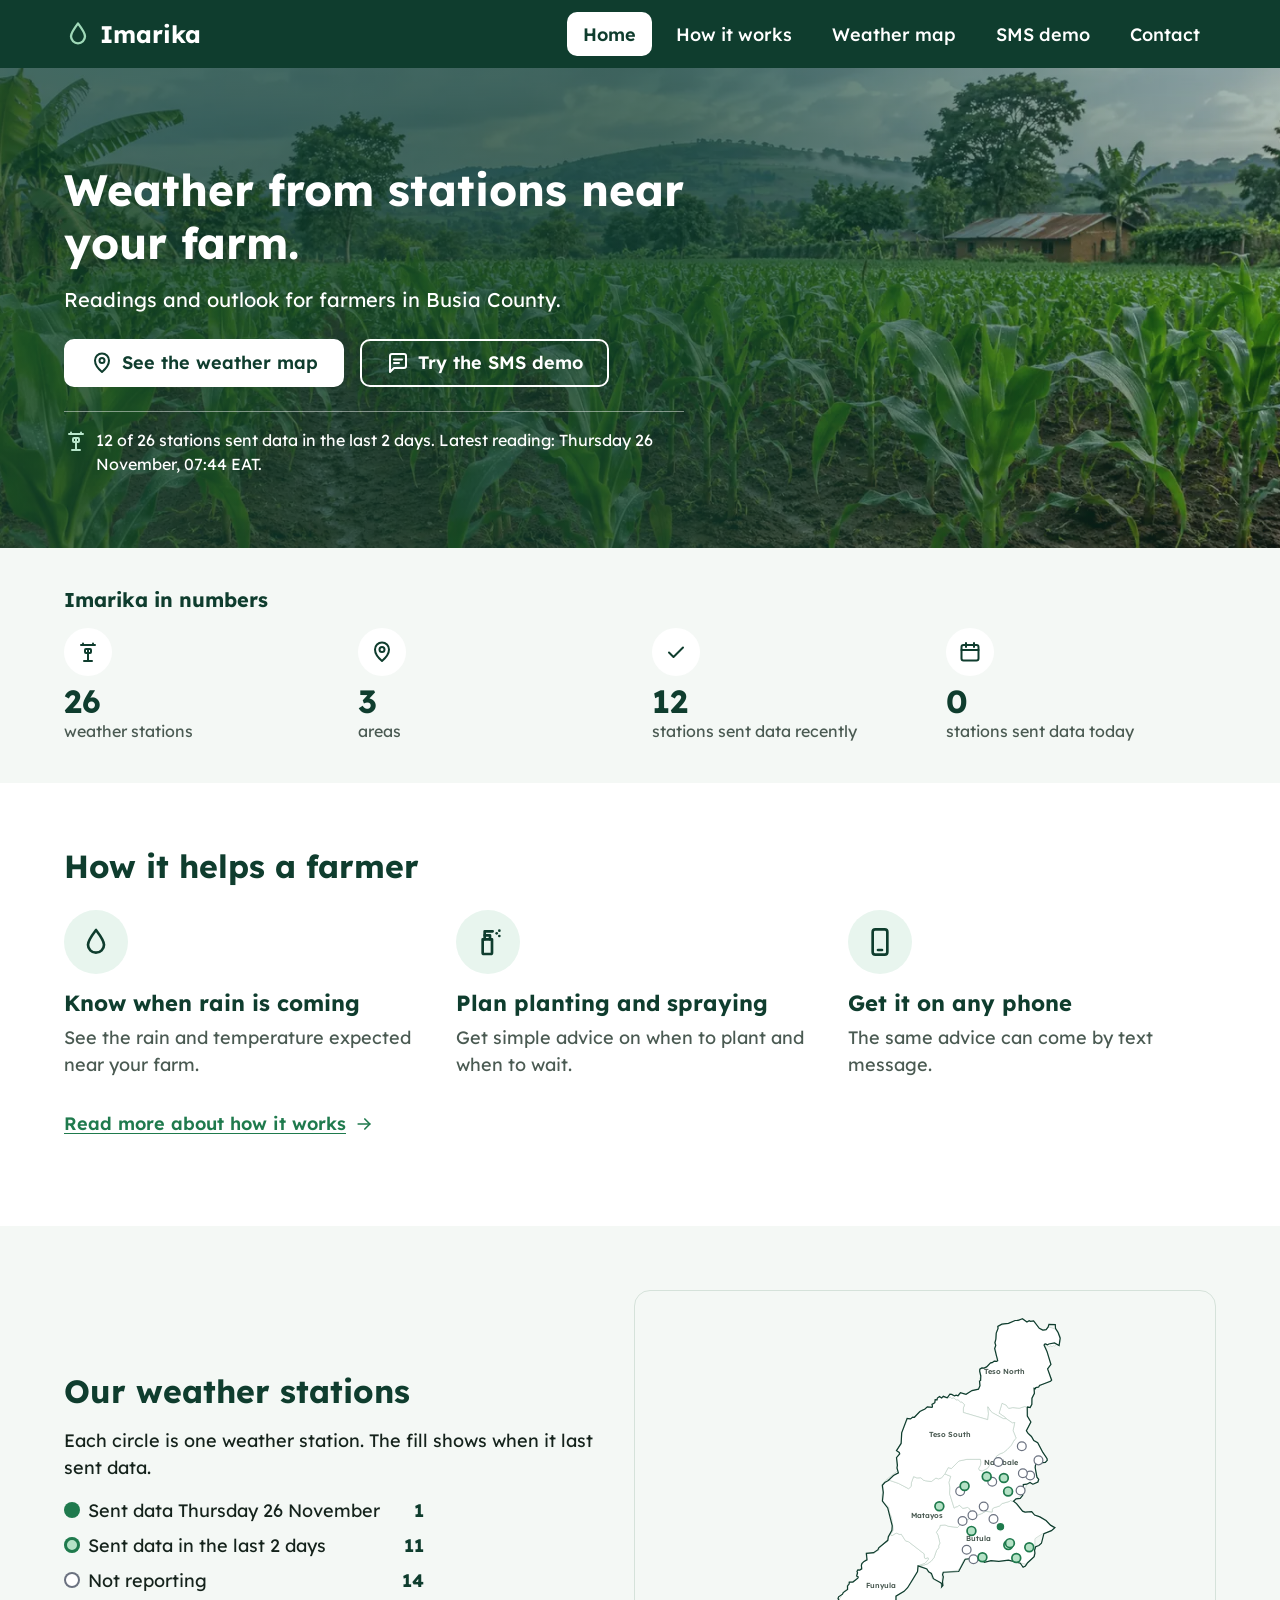
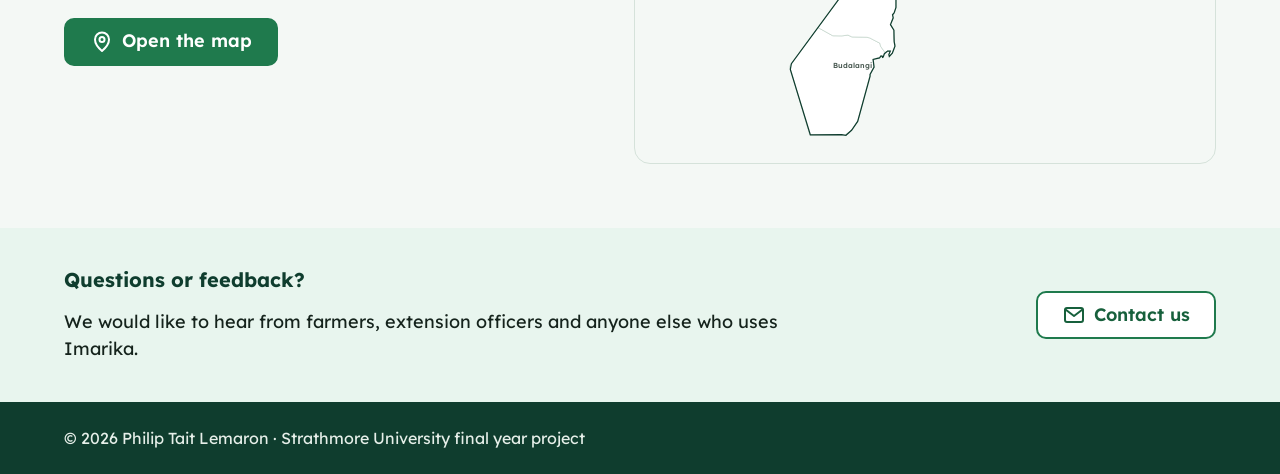
<file: web/index.html>
<!doctype html>
<html lang="en">
<head>
<meta charset="utf-8">
<meta name="viewport" content="width=device-width, initial-scale=1">
<title>Imarika: weather forecasts for farmers in Busia County</title>
<meta name="description" content="Weather forecasts for farmers in Busia County, from weather stations in your own area.">
<meta name="theme-color" content="#0f3d2e">
<link rel="manifest" href="manifest.webmanifest">
<link rel="icon" href="icons/icon-192.png" type="image/png">
<link rel="apple-touch-icon" href="icons/icon-192.png">
<link rel="preload" href="fonts/lexend-latin-400-normal.woff2" as="font" type="font/woff2" crossorigin>
<link rel="preload" href="img/about-field.webp" as="image" type="image/webp" fetchpriority="high">
<link rel="stylesheet" href="css/styles.css">
</head>
<body data-page="home">
<!-- Generated by scripts/build_pages.py from site_src/. Edit those files, then run the script. -->
<a class="skip-link" href="#main">Skip to main content</a>
<header class="site-header">
  <div class="wrap header-inner">
    <a class="brand" href="index.html" aria-label="Imarika home page"><svg class="icon" aria-hidden="true" focusable="false"><use href="img/icons.svg#drop"></use></svg><span>Imarika</span></a>
    <nav class="top-nav" aria-label="Main menu">
      <ul>
    <li><a href="index.html" aria-current="page">Home</a></li>
    <li><a href="how-it-works.html">How it works</a></li>
    <li><a href="map.html">Weather map</a></li>
    <li><a href="sms.html">SMS demo</a></li>
    <li><a href="contact.html">Contact</a></li>
      </ul>
    </nav>
  </div>
</header>
<main id="main" tabindex="-1">
<p class="offline-note wrap" id="offline-note" role="status" hidden></p>
<!-- Full-bleed hero: the maize field is a decorative CSS background (no alt, no text in the image). -->
<section class="band page-top hero-banner hero-home" aria-labelledby="hero-title">
  <div class="wrap">
    <div class="hero-copy">
      <h1 id="hero-title">Weather from stations near your farm.</h1>
      <p class="lead">Readings and outlook for farmers in Busia County.</p>
      <div class="actions">
        <a class="btn btn-primary" href="map.html"><svg class="icon" aria-hidden="true" focusable="false"><use href="img/icons.svg#pin"></use></svg><span>See the weather map</span></a>
        <a class="btn btn-secondary" href="sms.html"><svg class="icon" aria-hidden="true" focusable="false"><use href="img/icons.svg#message"></use></svg><span>Try the SMS demo</span></a>
      </div>
      <p class="summary-line" id="hero-week" hidden><svg class="icon" aria-hidden="true" focusable="false"><use href="img/icons.svg#station"></use></svg><span id="hero-week-text"></span></p>
    </div>
  </div>
</section>

<section class="band band-tight band-alt" aria-labelledby="numbers-title">
  <div class="wrap">
    <h2 id="numbers-title" class="h-small">Imarika in numbers</h2>
    <ul class="numbers" id="numbers">
      <li><span class="icon-circle"><svg class="icon" aria-hidden="true" focusable="false"><use href="img/icons.svg#station"></use></svg></span><span><strong data-count="stations">&nbsp;</strong><span>weather stations</span></span></li>
      <li><span class="icon-circle"><svg class="icon" aria-hidden="true" focusable="false"><use href="img/icons.svg#pin"></use></svg></span><span><strong data-count="areas">&nbsp;</strong><span>areas</span></span></li>
      <li><span class="icon-circle"><svg class="icon" aria-hidden="true" focusable="false"><use href="img/icons.svg#check"></use></svg></span><span><strong data-count="recent">&nbsp;</strong><span>stations sent data recently</span></span></li>
      <li><span class="icon-circle"><svg class="icon" aria-hidden="true" focusable="false"><use href="img/icons.svg#calendar"></use></svg></span><span><strong data-count="today">&nbsp;</strong><span>stations sent data today</span></span></li>
    </ul>
  </div>
</section>

<section class="band" aria-labelledby="helps-title">
  <div class="wrap">
    <h2 id="helps-title">How it helps a farmer</h2>
    <ul class="helps">
      <li><span class="icon-circle"><svg class="icon" aria-hidden="true" focusable="false"><use href="img/icons.svg#drop"></use></svg></span><h3>Know when rain is coming</h3><p>See the rain and temperature expected near your farm.</p></li>
      <li><span class="icon-circle"><svg class="icon" aria-hidden="true" focusable="false"><use href="img/icons.svg#spray"></use></svg></span><h3>Plan planting and spraying</h3><p>Get simple advice on when to plant and when to wait.</p></li>
      <li><span class="icon-circle"><svg class="icon" aria-hidden="true" focusable="false"><use href="img/icons.svg#phone"></use></svg></span><h3>Get it on any phone</h3><p>The same advice can come by text message.</p></li>
    </ul>
    <p><a class="text-link" href="how-it-works.html">Read more about how it works<svg class="icon" aria-hidden="true" focusable="false"><use href="img/icons.svg#arrow"></use></svg></a></p>
  </div>
</section>

<section class="band band-alt" aria-labelledby="stations-title">
  <div class="wrap stations-grid">
    <div>
      <h2 id="stations-title">Our weather stations</h2>
      <p>Each circle is one weather station. The fill shows when it last sent data.</p>
      <ul class="status-counts" id="status-counts"></ul>
      <p><a class="btn btn-primary" href="map.html"><svg class="icon" aria-hidden="true" focusable="false"><use href="img/icons.svg#pin"></use></svg><span>Open the map</span></a></p>
    </div>
    <figure class="mini-map" id="mini-map" aria-label="Map of Busia County with its weather stations"></figure>
  </div>
</section>

<section class="band band-mint band-tight" aria-labelledby="contact-title">
  <div class="wrap closing">
    <div>
      <h2 id="contact-title" class="h-small">Questions or feedback?</h2>
      <p>We would like to hear from farmers, extension officers and anyone else who uses Imarika.</p>
    </div>
    <a class="btn btn-secondary" href="contact.html"><svg class="icon" aria-hidden="true" focusable="false"><use href="img/icons.svg#mail"></use></svg><span>Contact us</span></a>
  </div>
</section>
</main>
<footer class="site-footer">
  <div class="wrap">
    <p class="footer-line">© 2026 Philip Tait Lemaron · Strathmore University final year project</p>
  </div>
</footer>
<nav class="bottom-nav" aria-label="Main menu">
  <ul>
    <li><a href="index.html" aria-current="page"><svg class="icon" aria-hidden="true" focusable="false"><use href="img/icons.svg#home"></use></svg><span>Home</span></a></li>
    <li><a href="how-it-works.html"><svg class="icon" aria-hidden="true" focusable="false"><use href="img/icons.svg#info"></use></svg><span>How it works</span></a></li>
    <li><a href="map.html"><svg class="icon" aria-hidden="true" focusable="false"><use href="img/icons.svg#pin"></use></svg><span>Weather map</span></a></li>
    <li><a href="sms.html"><svg class="icon" aria-hidden="true" focusable="false"><use href="img/icons.svg#message"></use></svg><span>SMS demo</span></a></li>
    <li><a href="contact.html"><svg class="icon" aria-hidden="true" focusable="false"><use href="img/icons.svg#mail"></use></svg><span>Contact</span></a></li>
  </ul>
</nav>
<script src="js/common.js"></script>
<script src="js/map-logic.js"></script>
<script src="js/home.js"></script>
</body>
</html>
</file>
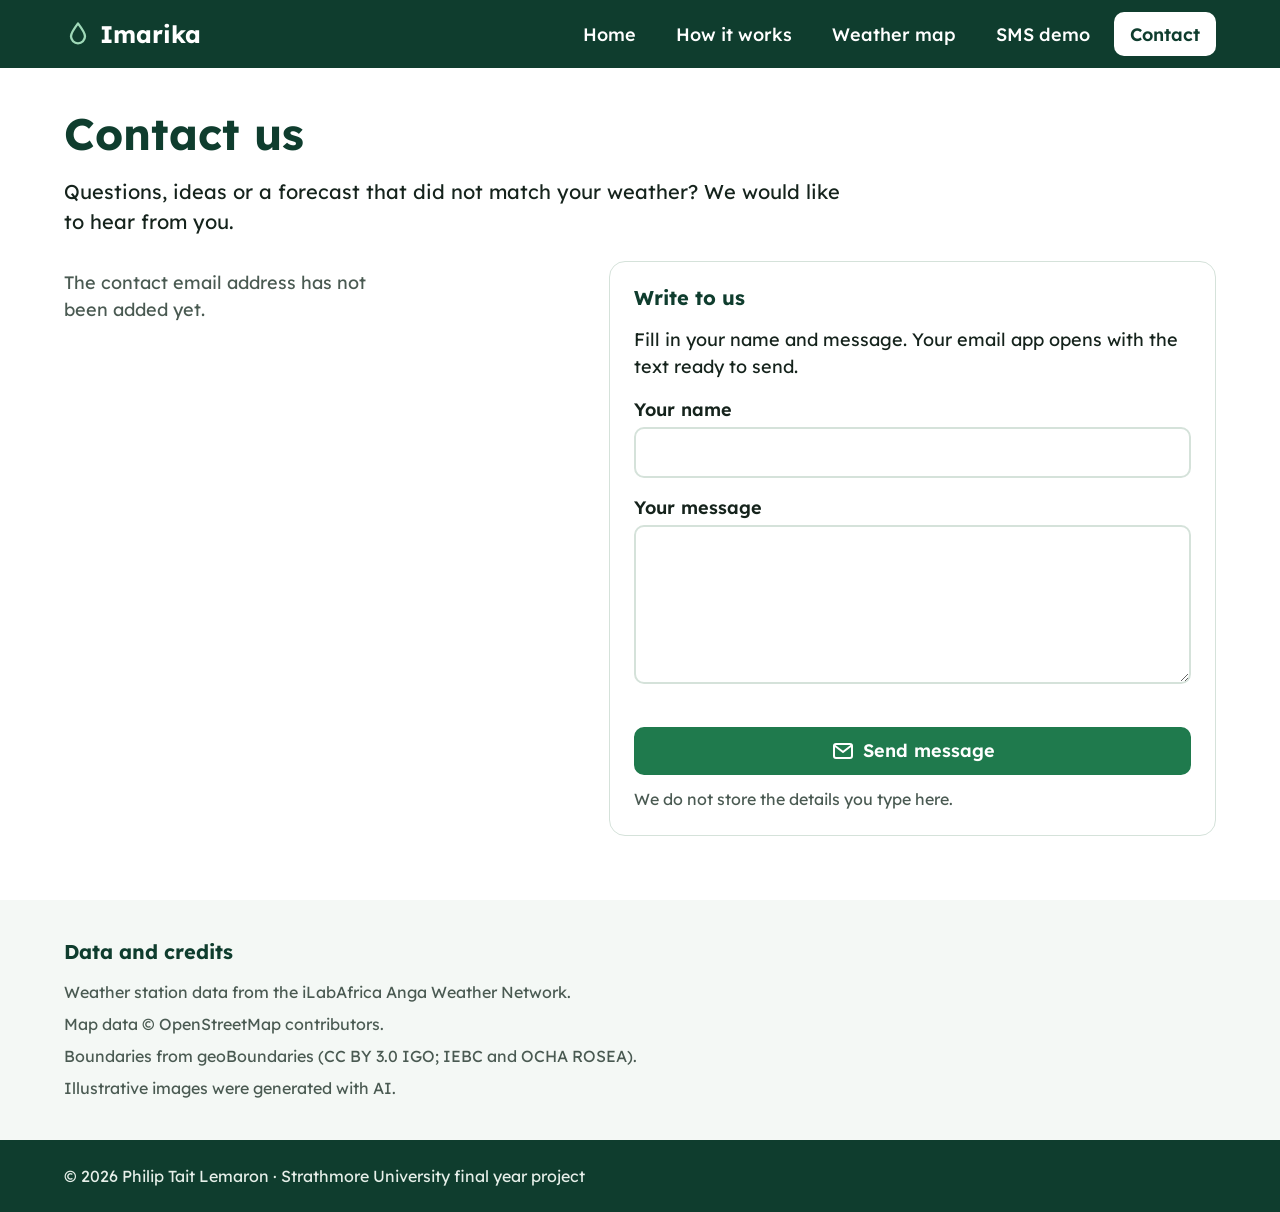
<file: web/contact.html>
<!doctype html>
<html lang="en">
<head>
<meta charset="utf-8">
<meta name="viewport" content="width=device-width, initial-scale=1">
<title>Contact: Imarika</title>
<meta name="description" content="Weather forecasts for farmers in Busia County, from weather stations in your own area.">
<meta name="theme-color" content="#0f3d2e">
<link rel="manifest" href="manifest.webmanifest">
<link rel="icon" href="icons/icon-192.png" type="image/png">
<link rel="apple-touch-icon" href="icons/icon-192.png">
<link rel="preload" href="fonts/lexend-latin-400-normal.woff2" as="font" type="font/woff2" crossorigin>
<link rel="stylesheet" href="css/styles.css">
</head>
<body data-page="contact">
<!-- Generated by scripts/build_pages.py from site_src/. Edit those files, then run the script. -->
<a class="skip-link" href="#main">Skip to main content</a>
<header class="site-header">
  <div class="wrap header-inner">
    <a class="brand" href="index.html" aria-label="Imarika home page"><svg class="icon" aria-hidden="true" focusable="false"><use href="img/icons.svg#drop"></use></svg><span>Imarika</span></a>
    <nav class="top-nav" aria-label="Main menu">
      <ul>
    <li><a href="index.html">Home</a></li>
    <li><a href="how-it-works.html">How it works</a></li>
    <li><a href="map.html">Weather map</a></li>
    <li><a href="sms.html">SMS demo</a></li>
    <li><a href="contact.html" aria-current="page">Contact</a></li>
      </ul>
    </nav>
  </div>
</header>
<main id="main" tabindex="-1">
<p class="offline-note wrap" id="offline-note" role="status" hidden></p>
<section class="band page-top" aria-labelledby="page-title">
  <div class="wrap">
    <h1 id="page-title">Contact us</h1>
    <p class="lead">Questions, ideas or a forecast that did not match your weather? We would like to hear from you.</p>
    <div class="contact-grid">
      <div>
        <div class="contact-actions">
          <a class="btn btn-secondary" id="email-button" href="#" hidden><svg class="icon" aria-hidden="true" focusable="false"><use href="img/icons.svg#mail"></use></svg><span>Send an email</span></a>
          <a class="btn btn-secondary" id="report-button" href="#" hidden><svg class="icon" aria-hidden="true" focusable="false"><use href="img/icons.svg#warning"></use></svg><span>Report a wrong forecast</span></a>
          <p class="muted" id="no-email" hidden>The contact email address has not been added yet.</p>
        </div>
        <ul class="contact-details" id="contact-details"></ul>
      </div>
      <div class="card">
        <h2 id="form-title" class="h-small">Write to us</h2>
        <p>Fill in your name and message. Your email app opens with the text ready to send.</p>
        <form class="contact-form" id="contact-form" novalidate>
          <label class="field-label" for="c-name">Your name</label>
          <input class="field" id="c-name" name="name" type="text" autocomplete="name">
          <label class="field-label" for="c-message">Your message</label>
          <textarea class="field" id="c-message" name="message" rows="5" aria-describedby="c-error"></textarea>
          <p class="field-error" id="c-error" role="alert"></p>
          <button class="btn btn-primary" type="submit" id="c-send"><svg class="icon" aria-hidden="true" focusable="false"><use href="img/icons.svg#mail"></use></svg><span>Send message</span></button>
        </form>
        <p class="helper">We do not store the details you type here.</p>
      </div>
    </div>
  </div>
</section>
<section class="band band-alt band-tight" aria-labelledby="credits-title">
  <div class="wrap credits">
    <h2 id="credits-title" class="h-small">Data and credits</h2>
    <ul class="credits-list">
      <li>Weather station data from the iLabAfrica Anga Weather Network.</li>
      <li>Map data © OpenStreetMap contributors.</li>
      <li>Boundaries from geoBoundaries (CC BY 3.0 IGO; IEBC and OCHA ROSEA).</li>
      <li>Illustrative images were generated with AI.</li>
    </ul>
  </div>
</section>
</main>
<footer class="site-footer">
  <div class="wrap">
    <p class="footer-line">© 2026 Philip Tait Lemaron · Strathmore University final year project</p>
  </div>
</footer>
<nav class="bottom-nav" aria-label="Main menu">
  <ul>
    <li><a href="index.html"><svg class="icon" aria-hidden="true" focusable="false"><use href="img/icons.svg#home"></use></svg><span>Home</span></a></li>
    <li><a href="how-it-works.html"><svg class="icon" aria-hidden="true" focusable="false"><use href="img/icons.svg#info"></use></svg><span>How it works</span></a></li>
    <li><a href="map.html"><svg class="icon" aria-hidden="true" focusable="false"><use href="img/icons.svg#pin"></use></svg><span>Weather map</span></a></li>
    <li><a href="sms.html"><svg class="icon" aria-hidden="true" focusable="false"><use href="img/icons.svg#message"></use></svg><span>SMS demo</span></a></li>
    <li><a href="contact.html" aria-current="page"><svg class="icon" aria-hidden="true" focusable="false"><use href="img/icons.svg#mail"></use></svg><span>Contact</span></a></li>
  </ul>
</nav>
<script src="js/common.js"></script>
<script src="js/contact.js"></script>
</body>
</html>
</file>
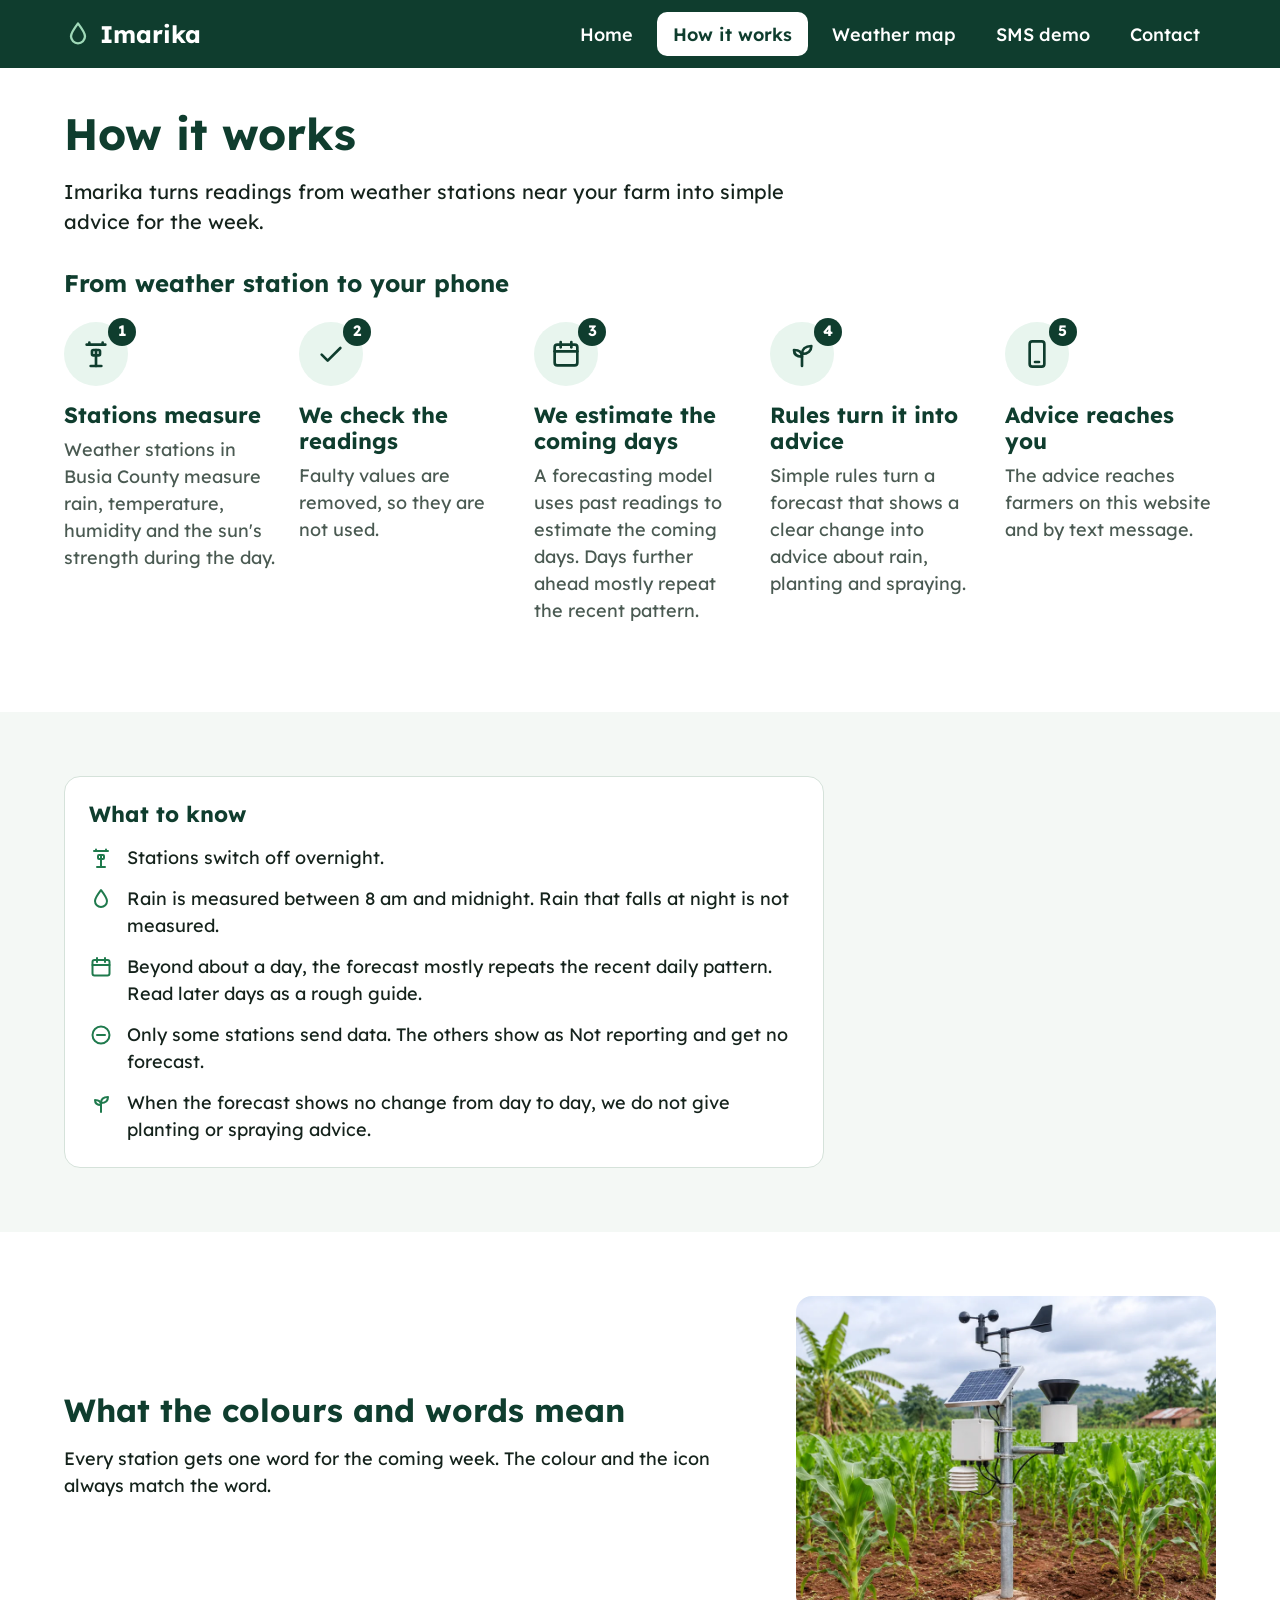
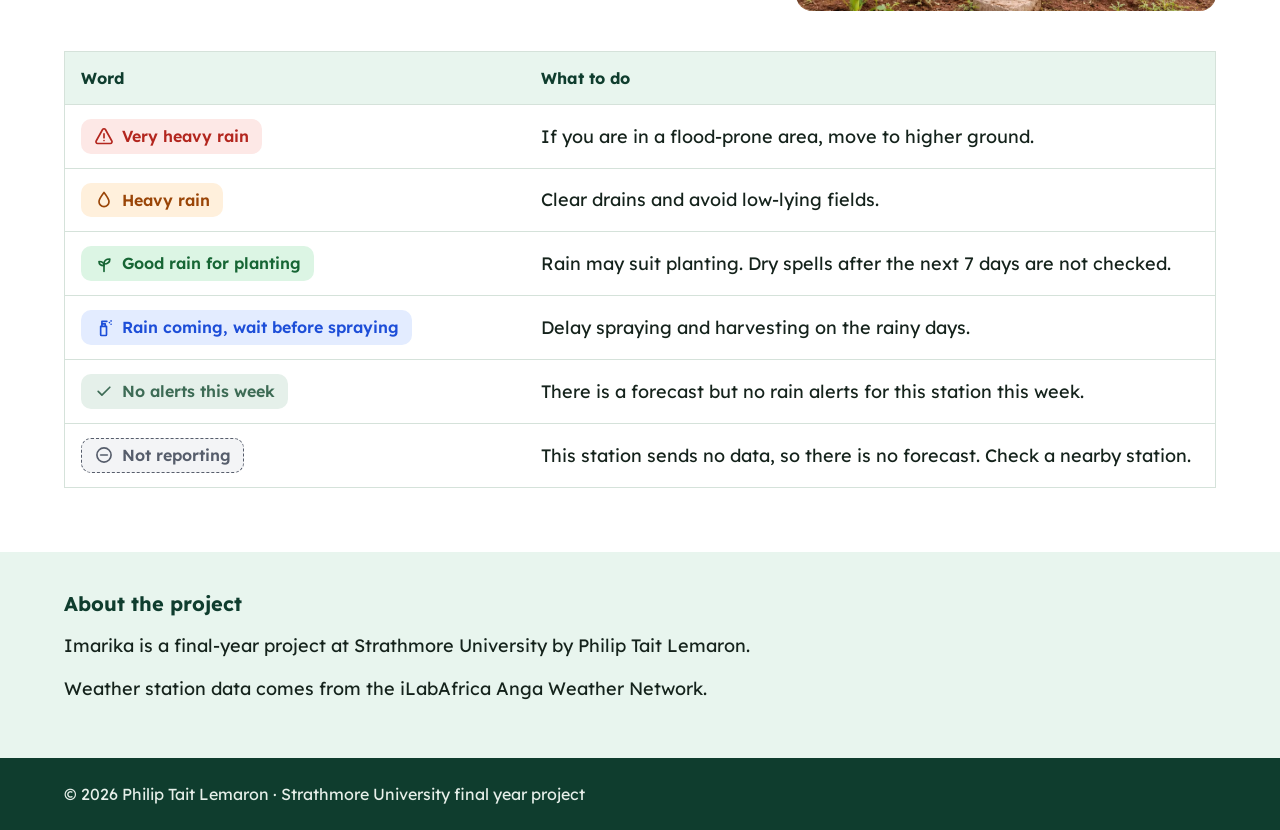
<file: web/how-it-works.html>
<!doctype html>
<html lang="en">
<head>
<meta charset="utf-8">
<meta name="viewport" content="width=device-width, initial-scale=1">
<title>How it works: Imarika</title>
<meta name="description" content="Weather forecasts for farmers in Busia County, from weather stations in your own area.">
<meta name="theme-color" content="#0f3d2e">
<link rel="manifest" href="manifest.webmanifest">
<link rel="icon" href="icons/icon-192.png" type="image/png">
<link rel="apple-touch-icon" href="icons/icon-192.png">
<link rel="preload" href="fonts/lexend-latin-400-normal.woff2" as="font" type="font/woff2" crossorigin>
<link rel="stylesheet" href="css/styles.css">
</head>
<body data-page="how">
<!-- Generated by scripts/build_pages.py from site_src/. Edit those files, then run the script. -->
<a class="skip-link" href="#main">Skip to main content</a>
<header class="site-header">
  <div class="wrap header-inner">
    <a class="brand" href="index.html" aria-label="Imarika home page"><svg class="icon" aria-hidden="true" focusable="false"><use href="img/icons.svg#drop"></use></svg><span>Imarika</span></a>
    <nav class="top-nav" aria-label="Main menu">
      <ul>
    <li><a href="index.html">Home</a></li>
    <li><a href="how-it-works.html" aria-current="page">How it works</a></li>
    <li><a href="map.html">Weather map</a></li>
    <li><a href="sms.html">SMS demo</a></li>
    <li><a href="contact.html">Contact</a></li>
      </ul>
    </nav>
  </div>
</header>
<main id="main" tabindex="-1">
<p class="offline-note wrap" id="offline-note" role="status" hidden></p>
<section class="band page-top" aria-labelledby="page-title">
  <div class="wrap">
    <h1 id="page-title">How it works</h1>
    <p class="lead">Imarika turns readings from weather stations near your farm into simple advice for the week.</p>
    <h2 class="sub-title">From weather station to your phone</h2>
    <ol class="steps">
      <li><span class="step-badge" aria-hidden="true">1</span><span class="icon-circle"><svg class="icon" aria-hidden="true" focusable="false"><use href="img/icons.svg#station"></use></svg></span><h3>Stations measure</h3><p>Weather stations in Busia County measure rain, temperature, humidity and the sun&#x27;s strength during the day.</p></li>
      <li><span class="step-badge" aria-hidden="true">2</span><span class="icon-circle"><svg class="icon" aria-hidden="true" focusable="false"><use href="img/icons.svg#check"></use></svg></span><h3>We check the readings</h3><p>Faulty values are removed, so they are not used.</p></li>
      <li><span class="step-badge" aria-hidden="true">3</span><span class="icon-circle"><svg class="icon" aria-hidden="true" focusable="false"><use href="img/icons.svg#calendar"></use></svg></span><h3>We estimate the coming days</h3><p>A forecasting model uses past readings to estimate the coming days. Days further ahead mostly repeat the recent pattern.</p></li>
      <li><span class="step-badge" aria-hidden="true">4</span><span class="icon-circle"><svg class="icon" aria-hidden="true" focusable="false"><use href="img/icons.svg#sprout"></use></svg></span><h3>Rules turn it into advice</h3><p>Simple rules turn a forecast that shows a clear change into advice about rain, planting and spraying.</p></li>
      <li><span class="step-badge" aria-hidden="true">5</span><span class="icon-circle"><svg class="icon" aria-hidden="true" focusable="false"><use href="img/icons.svg#phone"></use></svg></span><h3>Advice reaches you</h3><p>The advice reaches farmers on this website and by text message.</p></li>
    </ol>
  </div>
</section>

<section class="band band-alt" aria-labelledby="know-title">
  <div class="wrap">
    <div class="know card">
      <h2 id="know-title">What to know</h2>
      <ul class="check-list">
        <li><svg class="icon" aria-hidden="true" focusable="false"><use href="img/icons.svg#station"></use></svg><span>Stations switch off overnight.</span></li>
        <li><svg class="icon" aria-hidden="true" focusable="false"><use href="img/icons.svg#drop"></use></svg><span>Rain is measured between 8 am and midnight. Rain that falls at night is not measured.</span></li>
        <li><svg class="icon" aria-hidden="true" focusable="false"><use href="img/icons.svg#calendar"></use></svg><span>Beyond about a day, the forecast mostly repeats the recent daily pattern. Read later days as a rough guide.</span></li>
        <li><svg class="icon" aria-hidden="true" focusable="false"><use href="img/icons.svg#offline"></use></svg><span>Only some stations send data. The others show as Not reporting and get no forecast.</span></li>
        <li><svg class="icon" aria-hidden="true" focusable="false"><use href="img/icons.svg#sprout"></use></svg><span>When the forecast shows no change from day to day, we do not give planting or spraying advice.</span></li>
      </ul>
    </div>
  </div>
</section>

<section class="band" aria-labelledby="words-title">
  <div class="wrap">
    <div class="media-intro">
      <div>
        <h2 id="words-title">What the colours and words mean</h2>
        <p>Every station gets one word for the coming week. The colour and the icon always match the word.</p>
      </div>
      <img src="img/station.webp" width="960" height="720" loading="lazy" alt="Illustration of a weather station standing in a maize field">
    </div>
    <table class="status-table">
      <thead><tr><th scope="col">Word</th><th scope="col">What to do</th></tr></thead>
      <tbody>
        <tr><th scope="row"><span class="badge st-warning"><svg class="icon" aria-hidden="true" focusable="false"><use href="img/icons.svg#warning"></use></svg><span>Very heavy rain</span></span></th><td>If you are in a flood-prone area, move to higher ground.</td></tr>
        <tr><th scope="row"><span class="badge st-watch"><svg class="icon" aria-hidden="true" focusable="false"><use href="img/icons.svg#drop"></use></svg><span>Heavy rain</span></span></th><td>Clear drains and avoid low-lying fields.</td></tr>
        <tr><th scope="row"><span class="badge st-planting"><svg class="icon" aria-hidden="true" focusable="false"><use href="img/icons.svg#sprout"></use></svg><span>Good rain for planting</span></span></th><td>Rain may suit planting. Dry spells after the next 7 days are not checked.</td></tr>
        <tr><th scope="row"><span class="badge st-delay"><svg class="icon" aria-hidden="true" focusable="false"><use href="img/icons.svg#spray"></use></svg><span>Rain coming, wait before spraying</span></span></th><td>Delay spraying and harvesting on the rainy days.</td></tr>
        <tr><th scope="row"><span class="badge st-none"><svg class="icon" aria-hidden="true" focusable="false"><use href="img/icons.svg#check"></use></svg><span>No alerts this week</span></span></th><td>There is a forecast but no rain alerts for this station this week.</td></tr>
        <tr><th scope="row"><span class="badge st-offline"><svg class="icon" aria-hidden="true" focusable="false"><use href="img/icons.svg#offline"></use></svg><span>Not reporting</span></span></th><td>This station sends no data, so there is no forecast. Check a nearby station.</td></tr>
      </tbody>
    </table>
  </div>
</section>

<section class="band band-mint band-tight" aria-labelledby="about-title">
  <div class="wrap">
    <h2 id="about-title" class="h-small">About the project</h2>
    <p>Imarika is a final-year project at Strathmore University by Philip Tait Lemaron.</p>
    <p>Weather station data comes from the iLabAfrica Anga Weather Network.</p>
  </div>
</section>
</main>
<footer class="site-footer">
  <div class="wrap">
    <p class="footer-line">© 2026 Philip Tait Lemaron · Strathmore University final year project</p>
  </div>
</footer>
<nav class="bottom-nav" aria-label="Main menu">
  <ul>
    <li><a href="index.html"><svg class="icon" aria-hidden="true" focusable="false"><use href="img/icons.svg#home"></use></svg><span>Home</span></a></li>
    <li><a href="how-it-works.html" aria-current="page"><svg class="icon" aria-hidden="true" focusable="false"><use href="img/icons.svg#info"></use></svg><span>How it works</span></a></li>
    <li><a href="map.html"><svg class="icon" aria-hidden="true" focusable="false"><use href="img/icons.svg#pin"></use></svg><span>Weather map</span></a></li>
    <li><a href="sms.html"><svg class="icon" aria-hidden="true" focusable="false"><use href="img/icons.svg#message"></use></svg><span>SMS demo</span></a></li>
    <li><a href="contact.html"><svg class="icon" aria-hidden="true" focusable="false"><use href="img/icons.svg#mail"></use></svg><span>Contact</span></a></li>
  </ul>
</nav>
<script src="js/common.js"></script>
</body>
</html>
</file>
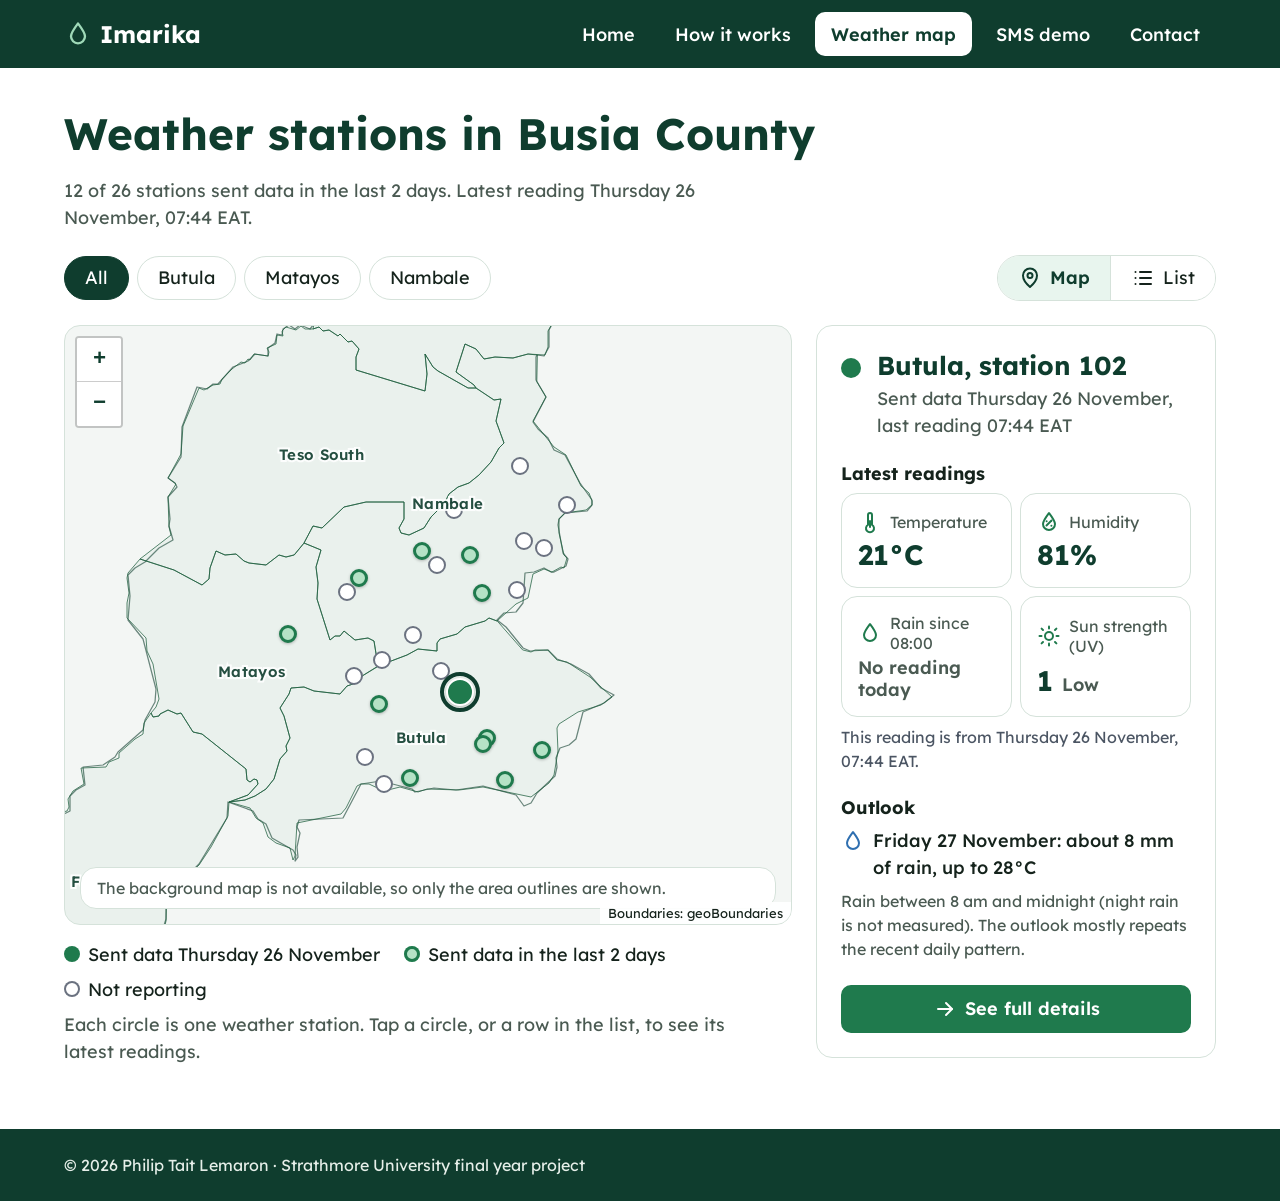
<file: web/map.html>
<!doctype html>
<html lang="en">
<head>
<meta charset="utf-8">
<meta name="viewport" content="width=device-width, initial-scale=1">
<title>Weather map: Imarika</title>
<meta name="description" content="Weather forecasts for farmers in Busia County, from weather stations in your own area.">
<meta name="theme-color" content="#0f3d2e">
<link rel="manifest" href="manifest.webmanifest">
<link rel="icon" href="icons/icon-192.png" type="image/png">
<link rel="apple-touch-icon" href="icons/icon-192.png">
<link rel="preload" href="fonts/lexend-latin-400-normal.woff2" as="font" type="font/woff2" crossorigin>
<link rel="stylesheet" href="vendor/leaflet/leaflet.css">
<link rel="stylesheet" href="css/styles.css">
</head>
<body data-page="map">
<!-- Generated by scripts/build_pages.py from site_src/. Edit those files, then run the script. -->
<a class="skip-link" href="#main">Skip to main content</a>
<header class="site-header">
  <div class="wrap header-inner">
    <a class="brand" href="index.html" aria-label="Imarika home page"><svg class="icon" aria-hidden="true" focusable="false"><use href="img/icons.svg#drop"></use></svg><span>Imarika</span></a>
    <nav class="top-nav" aria-label="Main menu">
      <ul>
    <li><a href="index.html">Home</a></li>
    <li><a href="how-it-works.html">How it works</a></li>
    <li><a href="map.html" aria-current="page">Weather map</a></li>
    <li><a href="sms.html">SMS demo</a></li>
    <li><a href="contact.html">Contact</a></li>
      </ul>
    </nav>
  </div>
</header>
<main id="main" tabindex="-1">
<p class="offline-note wrap" id="offline-note" role="status" hidden></p>
<section class="band page-top map-page" aria-labelledby="map-title">
  <div class="wrap">
    <h1 id="map-title">Weather stations in Busia County</h1>
    <p class="status-line" id="map-status"></p>
    <div class="map-controls">
      <div class="chips" id="area-chips" role="group" aria-label="Choose an area"></div>
      <div class="view-switch" role="group" aria-label="Show the stations as a map or a list">
        <button type="button" class="view-btn" data-view="map" aria-pressed="true"><svg class="icon" aria-hidden="true" focusable="false"><use href="img/icons.svg#pin"></use></svg><span>Map</span></button>
        <button type="button" class="view-btn" data-view="list" aria-pressed="false"><svg class="icon" aria-hidden="true" focusable="false"><use href="img/icons.svg#list"></use></svg><span>List</span></button>
      </div>
    </div>
    <div class="map-layout">
      <div class="map-main">
        <div class="map-view" id="map-view">
          <div class="map-box">
            <div id="map" role="region" aria-label="Map of weather stations in Busia County"></div>
            <p class="map-note" id="map-note" hidden></p>
          </div>
          <ul class="legend" id="legend" aria-label="What the circles mean"></ul>
          <p class="map-help">Each circle is one weather station. Tap a circle, or a row in the list, to see its latest readings.</p>
        </div>
        <div class="list-view" id="list-view" hidden>
          <div class="station-list" id="station-list" role="list" aria-label="Weather stations"></div>
        </div>
      </div>
      <aside class="panel" id="panel" aria-labelledby="panel-title" aria-live="polite">
        <p class="muted">Loading the stations.</p>
      </aside>
    </div>
  </div>
</section>
</main>
<footer class="site-footer">
  <div class="wrap">
    <p class="footer-line">© 2026 Philip Tait Lemaron · Strathmore University final year project</p>
  </div>
</footer>
<nav class="bottom-nav" aria-label="Main menu">
  <ul>
    <li><a href="index.html"><svg class="icon" aria-hidden="true" focusable="false"><use href="img/icons.svg#home"></use></svg><span>Home</span></a></li>
    <li><a href="how-it-works.html"><svg class="icon" aria-hidden="true" focusable="false"><use href="img/icons.svg#info"></use></svg><span>How it works</span></a></li>
    <li><a href="map.html" aria-current="page"><svg class="icon" aria-hidden="true" focusable="false"><use href="img/icons.svg#pin"></use></svg><span>Weather map</span></a></li>
    <li><a href="sms.html"><svg class="icon" aria-hidden="true" focusable="false"><use href="img/icons.svg#message"></use></svg><span>SMS demo</span></a></li>
    <li><a href="contact.html"><svg class="icon" aria-hidden="true" focusable="false"><use href="img/icons.svg#mail"></use></svg><span>Contact</span></a></li>
  </ul>
</nav>
<script src="js/common.js"></script>
<script src="vendor/leaflet/leaflet.js"></script>
<script src="js/units.js"></script>
<script src="js/map-logic.js"></script>
<script src="js/map.js"></script>
</body>
</html>
</file>
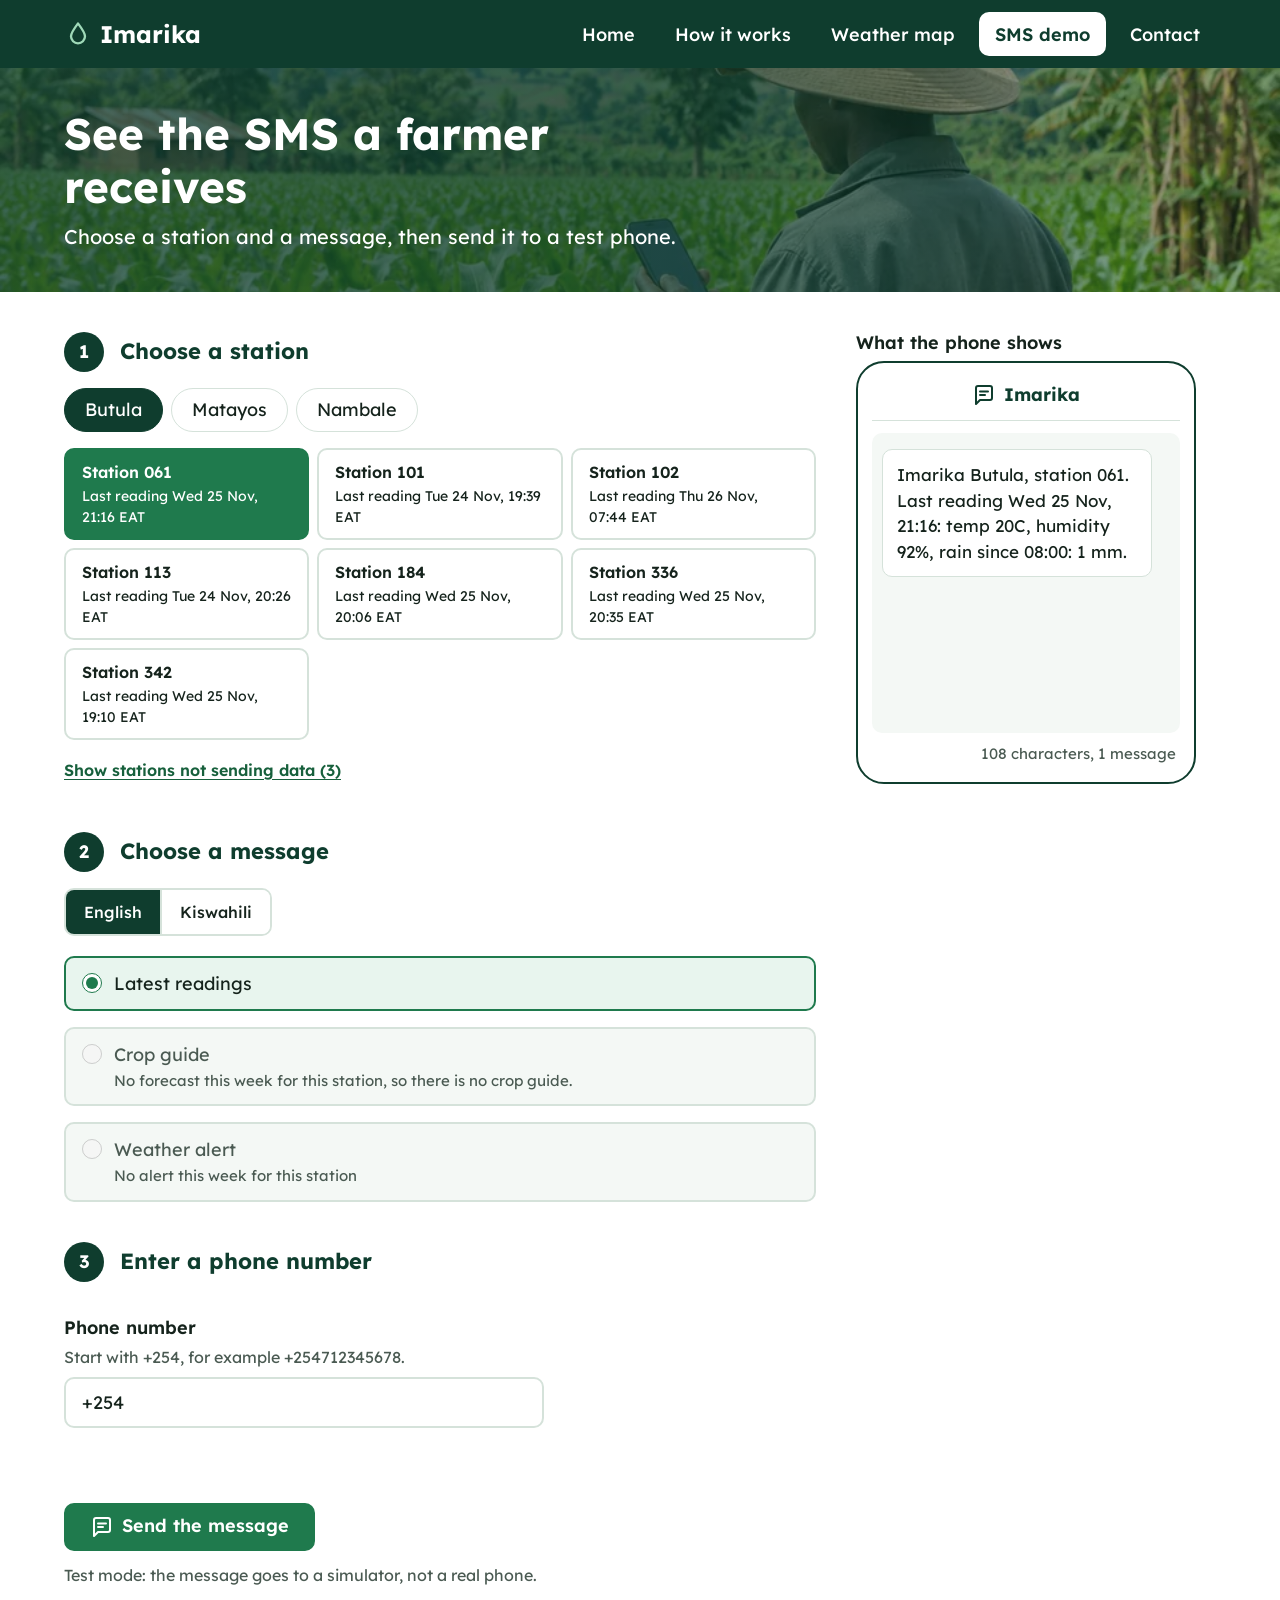
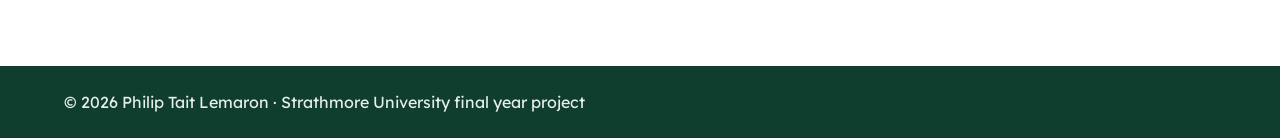
<file: web/sms.html>
<!doctype html>
<html lang="en">
<head>
<meta charset="utf-8">
<meta name="viewport" content="width=device-width, initial-scale=1">
<title>SMS demo: Imarika</title>
<meta name="description" content="Weather forecasts for farmers in Busia County, from weather stations in your own area.">
<meta name="theme-color" content="#0f3d2e">
<link rel="manifest" href="manifest.webmanifest">
<link rel="icon" href="icons/icon-192.png" type="image/png">
<link rel="apple-touch-icon" href="icons/icon-192.png">
<link rel="preload" href="fonts/lexend-latin-400-normal.woff2" as="font" type="font/woff2" crossorigin>
<link rel="preload" href="img/farmer.webp" as="image" type="image/webp">
<link rel="stylesheet" href="css/styles.css">
</head>
<body data-page="sms">
<!-- Generated by scripts/build_pages.py from site_src/. Edit those files, then run the script. -->
<a class="skip-link" href="#main">Skip to main content</a>
<header class="site-header">
  <div class="wrap header-inner">
    <a class="brand" href="index.html" aria-label="Imarika home page"><svg class="icon" aria-hidden="true" focusable="false"><use href="img/icons.svg#drop"></use></svg><span>Imarika</span></a>
    <nav class="top-nav" aria-label="Main menu">
      <ul>
    <li><a href="index.html">Home</a></li>
    <li><a href="how-it-works.html">How it works</a></li>
    <li><a href="map.html">Weather map</a></li>
    <li><a href="sms.html" aria-current="page">SMS demo</a></li>
    <li><a href="contact.html">Contact</a></li>
      </ul>
    </nav>
  </div>
</header>
<main id="main" tabindex="-1">
<p class="offline-note wrap" id="offline-note" role="status" hidden></p>
<!-- Slim banner: the farmer with a phone is a decorative CSS background (no alt, no text in the image). -->
<section class="band page-top hero-banner hero-sms" aria-labelledby="page-title">
  <div class="wrap">
    <div class="hero-copy">
      <h1 id="page-title">See the SMS a farmer receives</h1>
      <p class="lead">Choose a station and a message, then send it to a test phone.</p>
    </div>
  </div>
</section>
<section class="band band-tight sms-band">
  <div class="wrap">
    <div class="sms-layout">
      <form class="sms-form" id="sms-form" novalidate>
        <fieldset>
          <legend><span class="step-num">1</span>Choose a station</legend>
          <div class="chips area-chips" id="sms-areas" role="group" aria-label="Choose an area"></div>
          <div class="station-picker" id="sms-stations" role="group" aria-label="Choose a station"></div>
          <button type="button" class="toggle-link" id="sms-off-toggle" aria-expanded="false" aria-controls="sms-off" hidden></button>
          <div class="station-picker station-picker-off" id="sms-off" hidden></div>
        </fieldset>
        <fieldset>
          <legend><span class="step-num">2</span>Choose a message</legend>
          <div class="choice-list" id="sms-messages"></div>
        </fieldset>
        <fieldset>
          <legend><span class="step-num">3</span>Enter a phone number</legend>
          <label class="field-label" for="sms-phone">Phone number</label>
          <p class="field-hint" id="sms-phone-hint">Start with +254, for example +254712345678.</p>
          <input class="field" id="sms-phone" name="phone" type="tel" inputmode="tel" autocomplete="tel" value="+254"
                 aria-describedby="sms-phone-hint sms-phone-error">
          <p class="field-error" id="sms-phone-error" role="alert"></p>
        </fieldset>
        <button class="btn btn-primary" type="submit" id="sms-send"><svg class="icon" aria-hidden="true" focusable="false"><use href="img/icons.svg#message"></use></svg><span>Send the message</span></button>
        <p class="helper">Test mode: the message goes to a simulator, not a real phone.</p>
        <p class="sms-result" id="sms-result" role="status"></p>
      </form>
      <div class="phone-col">
        <h2 class="label">What the phone shows</h2>
        <div class="phone" aria-live="polite">
          <div class="phone-top"><svg class="icon" aria-hidden="true" focusable="false"><use href="img/icons.svg#message"></use></svg><span>Imarika</span></div>
          <div class="phone-screen"><p class="bubble" id="sms-text"></p></div>
          <p class="phone-count" id="sms-count"></p>
        </div>
      </div>
    </div>
  </div>
</section>
</main>
<footer class="site-footer">
  <div class="wrap">
    <p class="footer-line">© 2026 Philip Tait Lemaron · Strathmore University final year project</p>
  </div>
</footer>
<nav class="bottom-nav" aria-label="Main menu">
  <ul>
    <li><a href="index.html"><svg class="icon" aria-hidden="true" focusable="false"><use href="img/icons.svg#home"></use></svg><span>Home</span></a></li>
    <li><a href="how-it-works.html"><svg class="icon" aria-hidden="true" focusable="false"><use href="img/icons.svg#info"></use></svg><span>How it works</span></a></li>
    <li><a href="map.html"><svg class="icon" aria-hidden="true" focusable="false"><use href="img/icons.svg#pin"></use></svg><span>Weather map</span></a></li>
    <li><a href="sms.html" aria-current="page"><svg class="icon" aria-hidden="true" focusable="false"><use href="img/icons.svg#message"></use></svg><span>SMS demo</span></a></li>
    <li><a href="contact.html"><svg class="icon" aria-hidden="true" focusable="false"><use href="img/icons.svg#mail"></use></svg><span>Contact</span></a></li>
  </ul>
</nav>
<script src="js/common.js"></script>
<script src="js/units.js"></script>
<script src="js/sms-message.js"></script>
<script src="js/sms.js"></script>
</body>
</html>
</file>
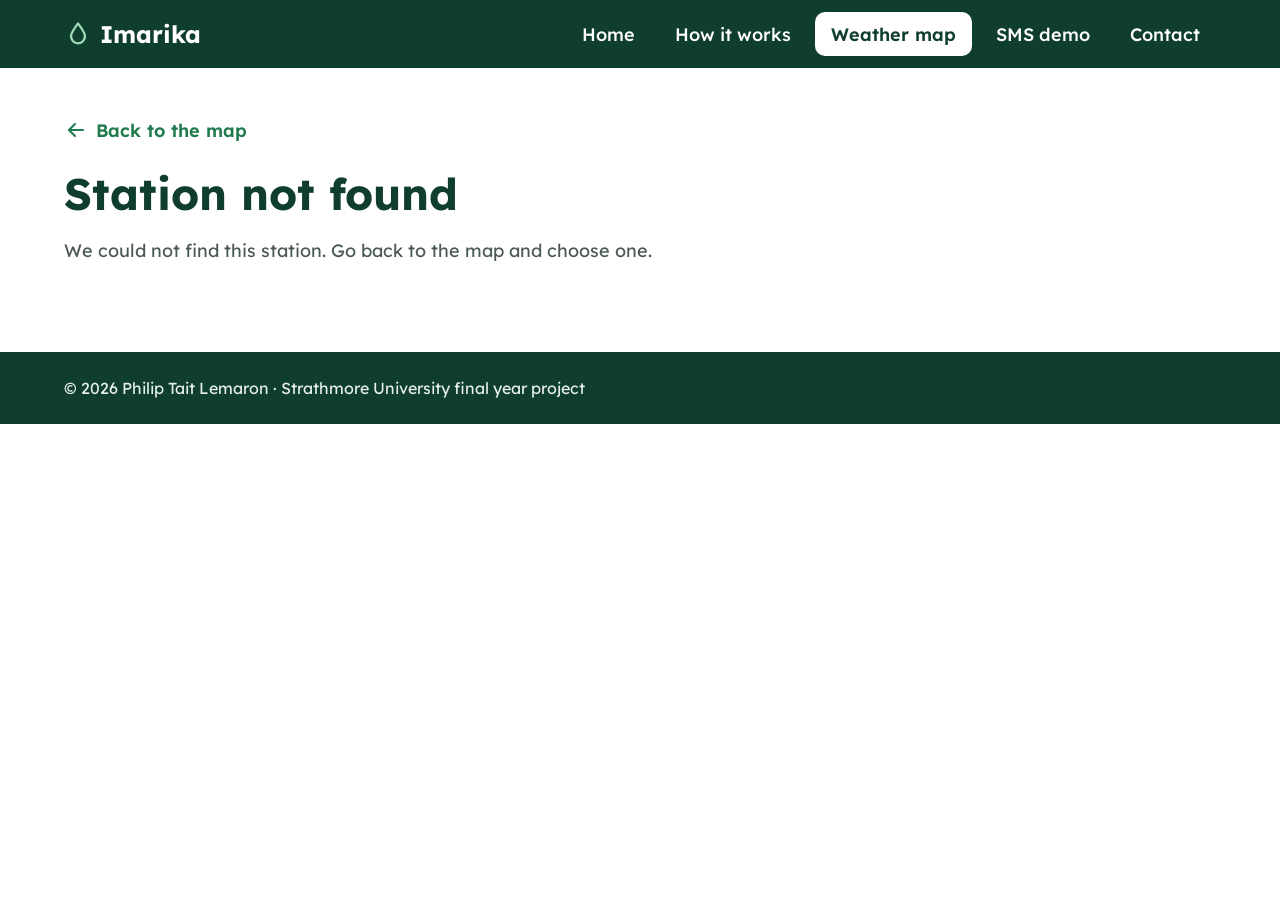
<file: web/station.html>
<!doctype html>
<html lang="en">
<head>
<meta charset="utf-8">
<meta name="viewport" content="width=device-width, initial-scale=1">
<title>Station details: Imarika</title>
<meta name="description" content="Weather forecasts for farmers in Busia County, from weather stations in your own area.">
<meta name="theme-color" content="#0f3d2e">
<link rel="manifest" href="manifest.webmanifest">
<link rel="icon" href="icons/icon-192.png" type="image/png">
<link rel="apple-touch-icon" href="icons/icon-192.png">
<link rel="preload" href="fonts/lexend-latin-400-normal.woff2" as="font" type="font/woff2" crossorigin>
<link rel="stylesheet" href="css/styles.css">
</head>
<body data-page="station">
<!-- Generated by scripts/build_pages.py from site_src/. Edit those files, then run the script. -->
<a class="skip-link" href="#main">Skip to main content</a>
<header class="site-header">
  <div class="wrap header-inner">
    <a class="brand" href="index.html" aria-label="Imarika home page"><svg class="icon" aria-hidden="true" focusable="false"><use href="img/icons.svg#drop"></use></svg><span>Imarika</span></a>
    <nav class="top-nav" aria-label="Main menu">
      <ul>
    <li><a href="index.html">Home</a></li>
    <li><a href="how-it-works.html">How it works</a></li>
    <li><a href="map.html" aria-current="page">Weather map</a></li>
    <li><a href="sms.html">SMS demo</a></li>
    <li><a href="contact.html">Contact</a></li>
      </ul>
    </nav>
  </div>
</header>
<main id="main" tabindex="-1">
<p class="offline-note wrap" id="offline-note" role="status" hidden></p>
<section class="band page-top station-page" aria-labelledby="station-title">
  <div class="wrap">
    <p class="back-link"><a href="map.html"><svg class="icon" aria-hidden="true" focusable="false"><use href="img/icons.svg#arrow"></use></svg><span>Back to the map</span></a></p>
    <h1 id="station-title">Loading the station.</h1>
    <p class="status-line station-status" id="station-status"></p>
    <div class="tabs" id="station-tabs" role="tablist" aria-label="Station details">
      <button type="button" role="tab" class="tab" id="tab-latest" data-tab="latest" aria-controls="panel-latest" aria-selected="true">Latest readings</button>
      <button type="button" role="tab" class="tab" id="tab-days" data-tab="days" aria-controls="panel-days" aria-selected="false" tabindex="-1">Last 14 days</button>
      <button type="button" role="tab" class="tab" id="tab-working" data-tab="working" aria-controls="panel-working" aria-selected="false" tabindex="-1">Is it working?</button>
    </div>
    <div class="tab-panel" role="tabpanel" id="panel-latest" aria-labelledby="tab-latest" tabindex="0"></div>
    <div class="tab-panel" role="tabpanel" id="panel-days" aria-labelledby="tab-days" tabindex="0" hidden></div>
    <div class="tab-panel" role="tabpanel" id="panel-working" aria-labelledby="tab-working" tabindex="0" hidden></div>
  </div>
</section>
</main>
<footer class="site-footer">
  <div class="wrap">
    <p class="footer-line">© 2026 Philip Tait Lemaron · Strathmore University final year project</p>
  </div>
</footer>
<nav class="bottom-nav" aria-label="Main menu">
  <ul>
    <li><a href="index.html"><svg class="icon" aria-hidden="true" focusable="false"><use href="img/icons.svg#home"></use></svg><span>Home</span></a></li>
    <li><a href="how-it-works.html"><svg class="icon" aria-hidden="true" focusable="false"><use href="img/icons.svg#info"></use></svg><span>How it works</span></a></li>
    <li><a href="map.html" aria-current="page"><svg class="icon" aria-hidden="true" focusable="false"><use href="img/icons.svg#pin"></use></svg><span>Weather map</span></a></li>
    <li><a href="sms.html"><svg class="icon" aria-hidden="true" focusable="false"><use href="img/icons.svg#message"></use></svg><span>SMS demo</span></a></li>
    <li><a href="contact.html"><svg class="icon" aria-hidden="true" focusable="false"><use href="img/icons.svg#mail"></use></svg><span>Contact</span></a></li>
  </ul>
</nav>
<script src="js/common.js"></script>
<script src="js/units.js"></script>
<script src="js/map-logic.js"></script>
<script src="js/station-logic.js"></script>
<script src="js/charts.js"></script>
<script src="js/station.js"></script>
</body>
</html>
</file>
<file: web/css/styles.css>
/* Imarika website. Green, calm, flat: no gradients, one type scale, one spacing scale (8/16/24/40).
   Shared layer first (tokens, base, header, buttons, cards, chips, sections, footer); page parts follow. */

@font-face { font-family: "Lexend"; font-style: normal; font-weight: 400; font-display: swap; src: url("../fonts/lexend-latin-400-normal.woff2") format("woff2"); }
@font-face { font-family: "Lexend"; font-style: normal; font-weight: 500; font-display: swap; src: url("../fonts/lexend-latin-500-normal.woff2") format("woff2"); }
@font-face { font-family: "Lexend"; font-style: normal; font-weight: 600; font-display: swap; src: url("../fonts/lexend-latin-600-normal.woff2") format("woff2"); }
@font-face { font-family: "Lexend"; font-style: normal; font-weight: 700; font-display: swap; src: url("../fonts/lexend-latin-700-normal.woff2") format("woff2"); }

:root {
  /* colour */
  --forest: #0f3d2e;
  --leaf: #1f7a4d;
  --leaf-dark: #17603c;
  --mint: #e8f5ee;
  --white: #ffffff;
  --soft: #f4f8f5;
  --text: #15231c;
  --text-2: #4a5a52;
  --border: #d5e2da;
  --focus: #f2b705;
  --rain: #2f6fb0;
  --on-dark: #e6efe9;

  /* spacing: 8 / 16 / 24 / 40, and a section rhythm built from them */
  --space-1: 8px;
  --space-2: 16px;
  --space-3: 24px;
  --space-4: 40px;
  --section: calc(var(--space-4) + var(--space-3));

  /* type scale */
  --fs-small: 16px;
  --fs-body: 18px;
  --fs-lead: 20px;
  --fs-h3: 22px;
  --fs-h2: clamp(26px, 3vw, 32px);
  --fs-h1: clamp(32px, 4vw, 44px);

  /* shape */
  --radius: 10px;          /* controls: buttons, fields, choices */
  --radius-card: 16px;     /* cards, panels, tiles, images */
  --tap: 44px;             /* smallest tap target */
  --header: 68px;
  --wrap: 1200px;

  --st-warning-fg: #b3261e;  --st-warning-bg: #fde8e6;
  --st-watch-fg: #9a4507;    --st-watch-bg: #fff0dc;
  --st-planting-fg: #166534; --st-planting-bg: #dcf5e4;
  --st-delay-fg: #1d4ed8;    --st-delay-bg: #e3ecff;
  --st-none-fg: #3d6b55;     --st-none-bg: #e5f0ea;
  --st-offline-fg: #565d6b;  --st-offline-bg: #f3f4f6;
}

/* ---------------------------------------------------------------- base */
*, *::before, *::after { box-sizing: border-box; }
html { -webkit-text-size-adjust: 100%; scroll-padding-top: calc(var(--header) + var(--space-2)); }
body {
  margin: 0; font-family: "Lexend", system-ui, sans-serif; font-size: var(--fs-body); line-height: 1.5;
  color: var(--text); background: var(--white);
}
img, svg { display: block; max-width: 100%; }
h1, h2, h3 { line-height: 1.2; margin: 0 0 var(--space-2); font-weight: 700; color: var(--forest); }
h1 { font-size: var(--fs-h1); }
h2 { font-size: var(--fs-h2); }
h3 { font-size: var(--fs-h3); margin-bottom: var(--space-1); }
.h-small { font-size: var(--fs-lead); }
p { margin: 0 0 var(--space-2); max-width: 65ch; }
a { color: var(--leaf); text-underline-offset: 3px; }
a:hover { color: var(--leaf-dark); }
:focus-visible { outline: 3px solid var(--focus); outline-offset: 3px; border-radius: 4px; }
.wrap { width: 100%; max-width: var(--wrap); margin: 0 auto; padding: 0 var(--space-3); }
.muted { color: var(--text-2); }
.lead { font-size: var(--fs-lead); color: var(--text); }
.label { font-size: var(--fs-body); font-weight: 600; color: var(--text); margin: 0 0 var(--space-1); }
.icon { width: 24px; height: 24px; flex: none; }
[hidden] { display: none !important; }
.visually-hidden { position: absolute; width: 1px; height: 1px; padding: 0; margin: -1px; overflow: hidden; clip: rect(0, 0, 0, 0);
  white-space: nowrap; border: 0; }

.skip-link { position: absolute; left: var(--space-2); top: -100px; z-index: 2000; background: var(--white); color: var(--forest);
  padding: 12px var(--space-2); border-radius: var(--radius); font-weight: 600; }
.skip-link:focus { top: 12px; }
main:focus { outline: none; }

/* ---------------------------------------------------------------- header: one height, a clear current page */
.site-header { background: var(--forest); color: var(--white); position: sticky; top: 0; z-index: 1000; }
.header-inner { display: flex; align-items: center; justify-content: space-between; height: var(--header); gap: var(--space-3); }
.brand { display: inline-flex; align-items: center; gap: var(--space-1); min-height: var(--tap); padding-right: var(--space-1);
  color: var(--white); text-decoration: none; font-size: 24px; font-weight: 700; }
.brand:hover { color: var(--white); }
.brand .icon { width: 28px; height: 28px; color: #9fd9b8; }
.top-nav ul { display: flex; gap: var(--space-1); list-style: none; margin: 0; padding: 0; }
.top-nav a { display: flex; align-items: center; min-height: var(--tap); padding: 0 var(--space-2); color: var(--white);
  text-decoration: none; border-radius: var(--radius); font-weight: 500; }
.top-nav a:hover { background: rgba(255, 255, 255, .12); color: var(--white); }
.top-nav a[aria-current="page"] { background: var(--white); color: var(--forest); font-weight: 600; }
.site-header :focus-visible { outline-color: var(--focus); }

/* ---------------------------------------------------------------- buttons: primary, secondary, disabled */
.btn { display: inline-flex; align-items: center; justify-content: center; gap: var(--space-1); min-height: 48px;
  padding: 10px var(--space-3); border-radius: var(--radius); font: inherit; font-weight: 600; line-height: 1.25;
  text-decoration: none; border: 2px solid transparent; cursor: pointer; }
.btn-primary { background: var(--leaf); color: var(--white); border-color: var(--leaf); }
.btn-primary:hover { background: var(--leaf-dark); border-color: var(--leaf-dark); color: var(--white); }
.btn-secondary { background: var(--white); color: var(--leaf-dark); border-color: var(--leaf); }
.btn-secondary:hover { background: var(--mint); color: var(--leaf-dark); }
.btn:disabled, .btn[aria-disabled="true"] { background: var(--soft); border-color: var(--border); color: var(--text-2); cursor: not-allowed; }
.text-link { display: inline-flex; align-items: center; gap: var(--space-1); min-height: var(--tap); font-weight: 600; }
.text-link .icon { width: 20px; height: 20px; }

/* ---------------------------------------------------------------- cards and chips */
.card { background: var(--white); border: 1px solid var(--border); border-radius: var(--radius-card); padding: var(--space-3); }
.chips { display: flex; flex-wrap: wrap; gap: var(--space-1); }
.chip { font: inherit; font-size: var(--fs-body); display: inline-flex; align-items: center; gap: var(--space-1); min-height: var(--tap);
  padding: 0 20px; border-radius: 999px; border: 1px solid var(--border); background: var(--white); color: var(--text); cursor: pointer; }
.chip:hover { border-color: var(--leaf); }
.chip[aria-pressed="true"] { background: var(--forest); border-color: var(--forest); color: var(--white); }

/* ---------------------------------------------------------------- sections */
.band { padding: var(--section) 0; background: var(--white); }
.band-alt { background: var(--soft); }
.band-mint { background: var(--mint); }
.band-tight { padding: var(--space-4) 0; }
.page-top { padding-top: var(--space-4); }
.icon-circle { display: inline-grid; place-items: center; width: 64px; height: 64px; border-radius: 50%;
  background: var(--mint); color: var(--forest); flex: none; }
.icon-circle .icon { width: 32px; height: 32px; }
.band-mint .icon-circle { background: var(--white); }
.offline-note { margin: var(--space-2) auto 0; padding: 12px var(--space-3); color: var(--text-2); }

/* ---------------------------------------------------------------- Home */
.actions { display: flex; flex-wrap: wrap; gap: var(--space-2); margin: var(--space-3) 0; }
.summary-line { display: flex; gap: var(--space-1); align-items: flex-start; font-size: var(--fs-small); color: var(--text-2);
  padding-top: var(--space-2); border-top: 1px solid var(--border); }
.summary-line .icon { color: var(--leaf); margin-top: 1px; }
.numbers { list-style: none; padding: 0; margin: var(--space-2) 0 0; display: grid; grid-template-columns: repeat(4, minmax(0, 1fr));
  gap: var(--space-3); }
.numbers li { display: flex; flex-direction: column; align-items: flex-start; gap: var(--space-1); }
.numbers li > span:last-child { display: flex; flex-direction: column; }
.numbers .icon-circle { width: 48px; height: 48px; }
.numbers .icon-circle .icon { width: 24px; height: 24px; }
.numbers strong { font-size: 32px; line-height: 1.1; color: var(--forest); }
.numbers strong + span { font-size: var(--fs-small); color: var(--text-2); text-wrap: balance; }
.band-alt .icon-circle { background: var(--white); }
.helps, .steps { list-style: none; padding: 0; margin: var(--space-3) 0; display: grid; gap: var(--space-3); }
.helps { grid-template-columns: repeat(3, minmax(0, 1fr)); }
.helps li, .steps li { display: flex; flex-direction: column; gap: var(--space-1); }
.helps h3, .steps h3 { margin: var(--space-1) 0 0; }
.helps p, .steps p { margin: 0; color: var(--text-2); }
.stations-grid { display: grid; grid-template-columns: minmax(0, 1fr) minmax(0, 1.1fr); gap: var(--space-4); align-items: center; }
.mini-map { margin: 0; background: var(--soft); border: 1px solid var(--border); border-radius: var(--radius-card); padding: var(--space-2); }
.mini-map svg { width: 100%; height: auto; max-height: 440px; margin: 0 auto; }
.status-counts { list-style: none; padding: 0; margin: 0 0 var(--space-3); display: flex; flex-direction: column; gap: var(--space-1); }
.status-counts li { display: flex; align-items: center; gap: var(--space-1); }
.status-counts strong { margin-left: auto; min-width: 2ch; text-align: right; color: var(--forest); }
.status-counts { max-width: 360px; }
.closing { display: flex; align-items: center; justify-content: space-between; gap: var(--space-3); flex-wrap: wrap; }
.closing p { margin: 0; }

/* ---------------------------------------------------------------- How it works */
.steps { grid-template-columns: repeat(5, minmax(0, 1fr)); }
.steps li { position: relative; }
.step-badge { position: absolute; left: 44px; top: -4px; display: grid; place-items: center; width: 28px; height: 28px; border-radius: 50%;
  background: var(--forest); color: var(--white); font-size: 15px; font-weight: 700; }
.know { max-width: 760px; }
.know h2 { font-size: var(--fs-h3); }

/* ---------------------------------------------------------------- Contact */
.contact-grid { display: grid; grid-template-columns: minmax(0, 1fr) minmax(0, 1.2fr); gap: var(--space-4); align-items: start;
  margin-top: var(--space-3); }
.contact-form .field { display: block; width: 100%; max-width: none; }   /* name and message: one width, the full form column */

/* ---------------------------------------------------------------- status badges */
.badge { display: inline-flex; align-items: center; gap: 8px; padding: 6px 12px; border-radius: var(--radius);
  font-weight: 600; font-size: 16px; border: 1px solid transparent; line-height: 1.3; }
.badge .icon { width: 20px; height: 20px; }
.st-warning { color: var(--st-warning-fg); background: var(--st-warning-bg); }
.st-watch { color: var(--st-watch-fg); background: var(--st-watch-bg); }
.st-planting { color: var(--st-planting-fg); background: var(--st-planting-bg); }
.st-delay { color: var(--st-delay-fg); background: var(--st-delay-bg); }
.st-none { color: var(--st-none-fg); background: var(--st-none-bg); }
.st-offline { color: var(--st-offline-fg); background: var(--st-offline-bg); border: 1px dashed var(--st-offline-fg); }

/* ---------------------------------------------------------------- weather map page */

/* Weather map: one status line, chips, Map | List, one panel. Card style: white, 1px border, 16px radius. */
.map-page { font-size: 18px; }
.status-line { font-size: 18px; color: var(--text-2); margin: 0 0 24px; }
.map-controls { display: flex; flex-wrap: wrap; justify-content: space-between; align-items: center; gap: 16px; margin-bottom: 24px; }
.view-switch { display: inline-flex; border: 1px solid var(--border); border-radius: 999px; overflow: hidden; }
.view-btn { font: inherit; font-size: 18px; display: inline-flex; align-items: center; gap: 8px; min-height: 44px; padding: 8px 20px;
  border: 0; background: var(--white); color: var(--text); cursor: pointer; }
.view-btn + .view-btn { border-left: 1px solid var(--border); }
.view-btn[aria-pressed="true"] { background: var(--mint); color: var(--forest); font-weight: 600; }
.view-btn .icon, .details-btn .icon { width: 24px; height: 24px; }

.map-layout { display: grid; grid-template-columns: minmax(0, 1fr) 400px; gap: 24px; align-items: start; }
.map-main { min-width: 0; }
.map-box { position: relative; }
#map { height: 600px; border-radius: var(--radius-card); border: 1px solid var(--border); background: #f3f6f4; }
.map-note { position: absolute; left: 16px; right: 16px; bottom: 16px; z-index: 500; margin: 0; max-width: none;
  background: var(--white); border: 1px solid var(--border); border-radius: var(--radius-card); padding: 8px 16px; font-size: 16px; color: var(--text-2); }
.legend { list-style: none; padding: 0; margin: 16px 0 8px; display: flex; flex-wrap: wrap; gap: 8px 24px; }
.legend li { display: flex; align-items: center; gap: 8px; }
.map-help { color: var(--text-2); margin: 0; }

/* Three station states, the same on the map, the legend, the list and the panel. */
.dot { width: 16px; height: 16px; border-radius: 50%; flex: none; display: inline-block; vertical-align: -2px; }
.dot-today { background: var(--leaf); }
.dot-recent { background: #b5e2c6; box-shadow: inset 0 0 0 3px var(--leaf); }
.dot-off { background: var(--white); box-shadow: inset 0 0 0 2px #6b7280; }
.mk { width: 44px; height: 44px; display: grid; place-items: center; }
.mk::before { content: ""; width: 18px; height: 18px; border-radius: 50%; box-sizing: border-box; box-shadow: 0 1px 3px rgba(0, 0, 0, .25); }
.mk-today::before { background: var(--leaf); border: 2px solid var(--white); }
.mk-recent::before { background: #b5e2c6; border: 3px solid var(--leaf); }
.mk-off::before { background: var(--white); border: 2px solid #6b7280; box-shadow: none; }
.mk.is-selected::before { width: 28px; height: 28px; outline: 4px solid var(--forest); outline-offset: 2px; }
.leaflet-container { font-family: inherit; }
.tiles-osm .leaflet-tile-pane { filter: grayscale(1) brightness(1.12) contrast(0.7); opacity: 0.45; }
.leaflet-container .area-label { background: transparent; border: 0; box-shadow: none; padding: 0; color: var(--forest);
  font-weight: 600; font-size: 15px; letter-spacing: .02em; paint-order: stroke; -webkit-text-stroke: 4px #fff;
  text-shadow: 0 0 2px #fff, 0 0 4px #fff; }
.leaflet-container .area-label::before { display: none; }
/* The map's own credits stay on the map, readable: "© OpenStreetMap contributors | Boundaries: geoBoundaries". */
.leaflet-container .leaflet-control-attribution { font-size: 13px; line-height: 1.4; color: var(--text); padding: 2px var(--space-1);
  background: rgba(255, 255, 255, .92); border-top-left-radius: 6px; }
.leaflet-container .leaflet-control-attribution a { color: var(--leaf-dark); }
.leaflet-container .leaflet-bar a { width: var(--tap); height: var(--tap); line-height: var(--tap); font-size: 22px; color: var(--forest); }
.leaflet-marker-icon:focus-visible { outline: 3px solid var(--focus); border-radius: 50%; }

/* Selected-station panel: right side on desktop, bottom sheet on smaller screens. */
.panel { min-width: 0; border: 1px solid var(--border); border-radius: var(--radius-card); background: var(--white); padding: 24px; position: sticky; top: calc(var(--header) + var(--space-2)); }
.panel-head { display: flex; align-items: flex-start; gap: 16px; }
.panel-head .dot { width: 20px; height: 20px; margin-top: 8px; }
.panel-title { flex: 1; min-width: 0; }
.panel-title h2 { font-size: 26px; margin: 0 0 4px; }
.panel-status { color: var(--text-2); margin: 0; }
.sheet-toggle { display: none; }
.panel-label { font-size: 18px; color: var(--text); margin: 24px 0 8px; }
.tiles { list-style: none; padding: 0; margin: 0; display: grid; grid-template-columns: repeat(2, minmax(0, 1fr)); gap: 8px; }
.tile { border: 1px solid var(--border); border-radius: var(--radius-card); padding: 16px; display: grid; grid-template-columns: 24px minmax(0, 1fr);
  gap: 4px 8px; align-items: center; }
.tile .icon { width: 24px; height: 24px; color: var(--leaf); }
.tile-label { font-size: 16px; color: var(--text-2); line-height: 1.25; }
.tile-value { grid-column: 1 / -1; font-size: 28px; font-weight: 700; color: var(--forest); line-height: 1.2; }
.tile-value-text { font-size: 18px; font-weight: 600; color: var(--text-2); }
.tile-note { grid-column: 1 / -1; font-size: 16px; color: var(--text-2); }
.caption { font-size: 16px; color: var(--text-2); margin: 8px 0 0; }
.caption-stale { color: #4b5563; }
.outlook-line { display: flex; gap: 8px; align-items: flex-start; font-weight: 500; margin: 0; }
.outlook-line .icon { color: var(--rain); width: 24px; height: 24px; flex: none; margin-top: 2px; }
.panel-note { margin: 24px 0 0; color: var(--text-2); }
.panel-alert { margin-top: 16px; }
.panel-alert p { margin: 8px 0 0; }
.details-btn { margin-top: 24px; width: 100%; justify-content: center; }

/* List view */
.station-table { width: 100%; border-collapse: collapse; font-size: 18px; }
.station-table th, .station-table td { text-align: left; padding: 8px; border-bottom: 1px solid var(--border); vertical-align: middle; }
.station-table thead th { font-size: 16px; color: var(--text-2); font-weight: 600; padding-top: 0; }
.station-table tbody tr { cursor: pointer; }
.station-table tbody tr:hover { background: var(--soft); }
.station-table tbody tr.is-selected { background: var(--mint); }
.row-btn { font: inherit; font-weight: 600; background: none; border: 0; padding: 8px 0; min-height: 44px; color: var(--forest);
  cursor: pointer; text-align: left; }
.cell-status { white-space: nowrap; }
.cell-status .dot { margin-right: 8px; }
.station-table .badge { margin: 0 0 8px; }

/* ---------------------------------------------------------------- footer and bottom nav */
.site-footer { background: var(--forest); color: var(--on-dark); padding: var(--space-3) 0; }
.footer-line { margin: 0; max-width: none; font-size: var(--fs-small); }
.bottom-nav { display: none; }

/* ---------------------------------------------------------------- smaller screens */
@media (max-width: 1000px) {
  .stations-grid { grid-template-columns: minmax(0, 1fr); gap: var(--space-3); }
  .numbers { grid-template-columns: repeat(2, minmax(0, 1fr)); gap: var(--space-3) var(--space-2); }
  .steps { grid-template-columns: repeat(3, minmax(0, 1fr)); }
  .contact-grid { grid-template-columns: minmax(0, 1fr); gap: var(--space-3); }
}
@media (max-width: 760px) {
  :root { --header: 56px; --section: var(--space-4); --fs-body: 17px; --fs-lead: 19px; --fs-h3: 20px; }
  body { padding-bottom: 76px; }
  .wrap { padding: 0 var(--space-2); }
  .top-nav { display: none; }
  .brand { font-size: 22px; }
  .page-top { padding-top: var(--space-3); }
  .band-tight { padding: var(--space-3) 0; }
  .bottom-nav { display: block; position: fixed; left: 0; right: 0; bottom: 0; z-index: 1000; background: var(--white);
    border-top: 1px solid var(--border); }
  .bottom-nav ul { display: grid; grid-template-columns: repeat(5, minmax(0, 1fr)); list-style: none; margin: 0; padding: 0; }
  .bottom-nav a { display: flex; flex-direction: column; align-items: center; gap: 2px; padding: 8px 2px 10px; min-height: 64px;
    color: var(--text-2); text-decoration: none; font-size: 15px; font-weight: 500; text-align: center; line-height: 1.15; }
  .bottom-nav a[aria-current="page"] { color: var(--leaf-dark); font-weight: 700; box-shadow: inset 0 3px 0 var(--leaf); }
  .bottom-nav a[aria-current="page"] .icon { background: var(--mint); border-radius: var(--radius); }
  .bottom-nav .icon { width: 40px; height: 28px; padding: 2px 8px; }
}

@media (prefers-reduced-motion: reduce) {
  *, *::before, *::after { animation: none !important; transition: none !important; scroll-behavior: auto !important; }
}

/* ---------------------------------------------------------------- credits (Contact page only) */
.credits-list { list-style: none; padding: 0; margin: 0; display: flex; flex-direction: column; gap: var(--space-1);
  font-size: var(--fs-small); color: var(--text-2); }


/* ---------------------------------------------------------------- How it works, SMS demo, Contact */
.sub-title { font-size: 24px; margin-top: 32px; }
.media-intro { display: grid; grid-template-columns: minmax(0, 1fr) minmax(0, 420px); gap: var(--space-4); align-items: center; margin-bottom: var(--space-4); }
.media-intro img { width: 100%; height: auto; border-radius: var(--radius-card); }

/* Hero banners (Home and the SMS demo): a decorative photo as a CSS background, under a left-to-right
   dark-green overlay that stays at 72% behind the text and fades to 35%, so white text keeps 4.5:1 or more
   (checked on screenshots by tests/node/hero_contrast.test.js). Fixed padding, so nothing shifts on load. */
.hero-banner { position: relative; isolation: isolate; overflow: hidden; color: var(--white); background-color: var(--forest);
  background-repeat: no-repeat; background-size: cover; }
.hero-banner h1, .hero-banner .lead { color: var(--white); }
.hero-copy { max-width: 620px; }
.hero-copy > :last-child { margin-bottom: 0; }
.hero-banner .summary-line { color: var(--white); border-top-color: rgba(255, 255, 255, .45); }
.hero-banner .summary-line .icon { color: #b8e6cb; }
.hero-banner .btn-primary { background: var(--white); border-color: var(--white); color: var(--forest); }
.hero-banner .btn-primary:hover { background: var(--mint); border-color: var(--mint); color: var(--forest); }
.hero-banner .btn-secondary { background: transparent; border-color: var(--white); color: var(--white); }
.hero-banner .btn-secondary:hover { background: rgba(255, 255, 255, .14); color: var(--white); }
.hero-home { display: flex; align-items: center; min-height: 480px; padding: 64px 0 var(--space-4);
  background-image: linear-gradient(90deg, rgba(15, 61, 46, .74) 0%, rgba(15, 61, 46, .74) 52%, rgba(15, 61, 46, .35) 100%),
    url("../img/about-field.webp");
  background-position: center, 72% 40%; }
.hero-home .wrap { width: 100%; }
/* The SMS banner flips the photo so the farmer stands on the right, clear of the title. */
.hero-sms { display: flex; align-items: center; min-height: 200px; padding: var(--space-4) 0; }
.hero-sms::before, .hero-sms::after { content: ""; position: absolute; inset: 0; z-index: -1; }
.hero-sms::before { background: url("../img/farmer.webp") no-repeat; background-size: cover; background-position: 50% 32%; transform: scaleX(-1); }
.hero-sms::after { background: linear-gradient(90deg, rgba(15, 61, 46, .74) 0%, rgba(15, 61, 46, .74) 52%, rgba(15, 61, 46, .35) 100%); }
.hero-sms h1 { margin-bottom: var(--space-1); }
.hero-sms .wrap { width: 100%; }
.sms-band { padding-top: var(--space-4); }
.status-table { width: 100%; border-collapse: collapse; background: var(--white); border: 1px solid var(--border); }
.status-table th, .status-table td { text-align: left; padding: 14px 16px; border-bottom: 1px solid var(--border); vertical-align: middle; }
.status-table thead th { background: var(--mint); color: var(--forest); font-size: 16px; }
.status-table tbody th { width: 40%; font-weight: 400; }
.check-list { list-style: none; padding: 0; margin: 0; display: flex; flex-direction: column; gap: 14px; }
.check-list li { display: flex; gap: 14px; align-items: flex-start; max-width: 65ch; }
.check-list .icon { color: var(--leaf); margin-top: 2px; }

/* forms */
fieldset { border: 0; margin: 0 0 var(--space-4); padding: 0; min-width: 0; }
legend { display: flex; align-items: center; gap: var(--space-2); font-size: var(--fs-h3); font-weight: 700; color: var(--forest);
  margin-bottom: var(--space-2); padding: 0; }
.step-num { display: inline-grid; place-items: center; width: 40px; height: 40px; border-radius: 50%; background: var(--forest);
  color: var(--white); font-size: var(--fs-body); }
.field-label { display: block; font-weight: 600; margin: var(--space-2) 0 4px; }
.field-hint { color: var(--text-2); font-size: var(--fs-small); margin: 0 0 var(--space-1); }
.field { width: 100%; max-width: 480px; min-height: 48px; font: inherit; padding: 10px var(--space-2); border: 2px solid var(--border);
  border-radius: var(--radius); background: var(--white); color: var(--text); }
.field:focus-visible { border-color: var(--leaf); }
.field[aria-invalid="true"] { border-color: var(--st-warning-fg); }
textarea.field { max-width: 640px; resize: vertical; }
.field-error { color: var(--st-warning-fg); font-weight: 500; margin: var(--space-1) 0 0; min-height: 1.5em; }
.helper { color: var(--text-2); font-size: var(--fs-small); margin: 12px 0 0; }
.choice-list { display: flex; flex-direction: column; gap: var(--space-1); }
.choice { display: flex; gap: 12px; align-items: flex-start; min-height: 48px; padding: 12px var(--space-2); border: 2px solid var(--border);
  border-radius: var(--radius); cursor: pointer; background: var(--white); }
.choice:has(input:checked) { border-color: var(--leaf); background: var(--mint); }
.choice input { width: 20px; height: 20px; margin: 3px 0 0; accent-color: var(--leaf); flex: none; }

/* SMS demo */
.sms-layout { display: grid; grid-template-columns: minmax(0, 1fr) 360px; gap: var(--space-4); align-items: start; }
.phone-col { position: sticky; top: calc(var(--header) + var(--space-3)); }
.area-chips { margin-bottom: var(--space-2); }
.toggle-link { font: inherit; font-size: var(--fs-small); font-weight: 600; color: var(--leaf-dark); background: none; border: 0;
  padding: 0; min-height: var(--tap); margin-top: var(--space-1); text-decoration: underline; text-underline-offset: 3px; cursor: pointer; }
.toggle-link:hover { color: var(--forest); }
.station-picker-off { margin-top: var(--space-1); }
.phone { border: 2px solid var(--forest); border-radius: 28px; padding: 18px 14px 16px; background: var(--white); max-width: 340px; }
.phone-top { display: flex; align-items: center; gap: 8px; justify-content: center; font-weight: 700; color: var(--forest);
  padding-bottom: 12px; border-bottom: 1px solid var(--border); }
.phone-screen { min-height: 300px; padding: 16px 4px; background: var(--soft); border-radius: var(--radius); margin-top: 12px; }
.bubble { background: var(--white); border: 1px solid var(--border); border-radius: var(--radius); padding: 12px 14px; margin: 0 24px 0 6px; font-size: 17px; }
.bubble.empty { color: var(--text-2); font-style: italic; }
.phone-count { text-align: right; color: var(--text-2); font-size: 15px; margin: 10px 4px 0; min-height: 1.5em; }
.sms-result { margin: 12px 0 0; font-weight: 500; min-height: 1.5em; }
.sms-result.ok { color: var(--st-planting-fg); }
.sms-result.fail { color: var(--st-warning-fg); }
.sms-result-line { display: block; margin-top: 4px; }
.station-buttons { display: grid; grid-template-columns: repeat(auto-fill, minmax(200px, 1fr)); gap: var(--space-1); }
.station-btn { font: inherit; display: flex; flex-direction: column; gap: 2px; text-align: left; min-height: 56px;
  padding: 10px var(--space-2); border-radius: var(--radius); border: 2px solid var(--border); background: var(--white); color: var(--text); cursor: pointer; }
.station-btn:hover:not(:disabled) { border-color: var(--leaf); }
.station-btn[aria-pressed="true"] { background: var(--leaf); border-color: var(--leaf); color: var(--white); }
.station-btn:disabled { cursor: not-allowed; background: var(--soft); color: var(--text-2); border-style: dashed; }
.station-name { font-weight: 600; font-size: 16px; }
.station-meta { font-size: 14px; }
.station-btn[aria-pressed="true"] .station-meta { color: var(--white); }
.message-option + .message-option { margin-top: 8px; }
.message-option .crop-grid { margin: 10px 0 4px; }
.choice.disabled { cursor: not-allowed; background: var(--soft); color: var(--text-2); }
.choice-note { display: block; font-size: 15px; color: var(--text-2); margin-top: 2px; }
.lang-switch { display: inline-flex; margin: 10px 0 12px; border: 2px solid var(--border); border-radius: 10px; overflow: hidden; }
.choice-list > .lang-switch { align-self: flex-start; margin-top: 0; }
.lang-btn { font: inherit; font-size: 16px; font-weight: 500; min-height: 44px; padding: 8px 18px; border: 0;
  background: var(--white); color: var(--text); cursor: pointer; }
.lang-btn + .lang-btn { border-left: 2px solid var(--border); }
.lang-btn[aria-pressed="true"] { background: var(--forest); color: var(--white); }
.crop-grid { display: grid; grid-template-columns: repeat(auto-fill, minmax(150px, 1fr)); gap: 10px; }
.crop-btn { font: inherit; font-size: 17px; font-weight: 600; min-height: 56px; padding: 12px 14px; border-radius: 10px;
  border: 2px solid var(--border); background: var(--white); color: var(--text); cursor: pointer; text-align: center; }
.crop-btn:hover { border-color: var(--leaf); }
.crop-btn[aria-pressed="true"] { background: var(--leaf); border-color: var(--leaf); color: var(--white); }
@media (max-width: 420px) {
  .crop-grid { grid-template-columns: repeat(2, minmax(0, 1fr)); }
  .station-buttons { grid-template-columns: minmax(0, 1fr); }
}

/* Contact */
.contact-actions { display: flex; flex-direction: column; align-items: stretch; gap: var(--space-2); max-width: 340px; margin: var(--space-1) 0 var(--space-3); }
.contact-actions p { margin: 0; }
.contact-details { list-style: none; padding: 0; margin: 0; display: flex; flex-direction: column; gap: 10px; }
.contact-details li { display: flex; gap: 12px; align-items: center; }
.contact-details .icon { color: var(--leaf); }
.contact-form { margin-top: var(--space-1); }
.contact-form .btn { margin-top: var(--space-1); width: 100%; }

/* Station page: header, three tabs, tiles, outlook strip, one chart at a time */
.station-page { font-size: 18px; }
.back-link { margin: 0 0 16px; }
.back-link a { display: inline-flex; align-items: center; gap: 8px; min-height: 44px; font-weight: 600; text-decoration: none; }
.back-link .icon { width: 24px; height: 24px; transform: rotate(180deg); }
.station-status { display: flex; align-items: flex-start; gap: var(--space-1); }
.station-status .dot { margin-top: 5px; }
.tile-sub { font-size: var(--fs-body); font-weight: 600; color: var(--text-2); white-space: nowrap; }
/* The tab row never shows a scroll control: it scrolls sideways only if it must, with the scrollbar hidden,
   and never vertically (the 3 px selected line used to overflow by 1 px and add a vertical scrollbar). */
.tabs { display: flex; gap: var(--space-1); border-bottom: 1px solid var(--border); margin: var(--space-1) 0 var(--space-3);
  overflow-x: auto; overflow-y: hidden; scrollbar-width: none; -ms-overflow-style: none; }
.tabs::-webkit-scrollbar { display: none; }
.tab { font: inherit; font-size: 18px; min-height: 44px; padding: 8px 16px; border: 0; border-bottom: 3px solid transparent;
  background: none; color: var(--text-2); cursor: pointer; white-space: nowrap; }
.tab:hover { color: var(--forest); }
.tab[aria-selected="true"] { color: var(--forest); font-weight: 700; border-bottom-color: var(--leaf); }
.tab-panel:focus-visible { outline-offset: 8px; }
/* Tiles, outlook strip and chart card all span the full content width, the same as the tab row. */
.tiles-wide { grid-template-columns: repeat(auto-fit, minmax(180px, 1fr)); }
.section-label { font-size: 20px; color: var(--text); margin: 40px 0 8px; }
.day-strip { list-style: none; padding: 0 0 8px; margin: 0; display: grid; grid-auto-flow: column; grid-auto-columns: minmax(112px, 1fr);
  gap: var(--space-1); overflow-x: auto; overflow-y: hidden; scroll-snap-type: x mandatory; }
.day-tile { scroll-snap-align: start; border: 1px solid var(--border); border-radius: var(--radius-card); padding: 16px; display: flex;
  flex-direction: column; gap: 4px; background: var(--white); }
.day-tile-name { font-weight: 700; color: var(--forest); }
.day-tile-rain { display: flex; align-items: center; gap: 4px; color: var(--rain); font-weight: 600; }
.day-tile-rain .icon { width: 20px; height: 20px; }
.day-tile-temp { color: var(--text-2); font-size: 16px; }
.others-list { list-style: none; padding: 0; margin: 0; display: flex; flex-wrap: wrap; gap: var(--space-1); }
.others-off { margin-top: var(--space-1); }
.other-link { display: inline-flex; align-items: center; gap: 8px; min-height: 44px; padding: 8px 16px; border: 1px solid var(--border);
  border-radius: 999px; text-decoration: none; color: var(--text); }
.other-link:hover { border-color: var(--leaf); color: var(--forest); }
.chart-switch { display: inline-flex; border: 1px solid var(--border); border-radius: 999px; overflow: hidden; margin-bottom: 16px; }
.chart-btn { font: inherit; font-size: 18px; min-height: 44px; padding: 8px 20px; border: 0; background: var(--white); color: var(--text); cursor: pointer; }
.chart-btn + .chart-btn { border-left: 1px solid var(--border); }
.chart-btn[aria-pressed="true"] { background: var(--mint); color: var(--forest); font-weight: 600; }
.chart { border: 1px solid var(--border); border-radius: var(--radius-card); padding: 24px; background: var(--white); }
.chart-summary { margin: 0 0 16px; }
.chart-box { width: 100%; overflow: hidden; }
.chart-svg { display: block; }
.calm { font-size: 20px; font-weight: 500; color: var(--forest); margin: 0 0 16px; }
.small-table table, .chart-numbers table { width: 100%; border-collapse: collapse; font-size: 18px; }
.small-table th, .small-table td, .chart-numbers th, .chart-numbers td { text-align: left; padding: 8px; border-bottom: 1px solid var(--border); font-weight: 400; }
.small-table thead th, .chart-numbers thead th { font-weight: 600; color: var(--forest); font-size: 16px; }
.chart-numbers { margin-top: 16px; font-size: 16px; }
.chart-numbers summary { cursor: pointer; color: var(--leaf); font-weight: 600; min-height: 44px; display: flex; align-items: center; }
@media (max-width: 760px) {
  .station-page { padding-bottom: 24px; }
  .chart { padding: 16px; }
  .tiles-wide { grid-template-columns: repeat(2, minmax(0, 1fr)); }
  .tab { flex: 1 1 0; white-space: normal; padding: 8px; text-align: center; line-height: 1.2; }
}

@media (max-width: 1000px) {
  .media-intro { grid-template-columns: minmax(0, 1fr); gap: var(--space-3); }
  .sms-layout { grid-template-columns: minmax(0, 1fr); gap: 32px; }
  .phone-col { position: static; }
}
@media (max-width: 760px) {
  .status-table thead { display: none; }
  .status-table tr { display: block; border-bottom: 1px solid var(--border); padding: 10px 0; }
  .status-table th, .status-table td { display: block; border: 0; padding: 4px 14px; width: auto !important; }
  .phone { max-width: none; }
}
@media (max-width: 760px) {
  /* Phones: text spans the full width, so the overlay stays strong all the way across. */
  .hero-home { min-height: 0; padding: var(--space-4) 0;
    background-image: linear-gradient(90deg, rgba(15, 61, 46, .76) 0%, rgba(15, 61, 46, .68) 100%), url("../img/about-field.webp");
    background-position: center, 80% 40%; }
  .hero-sms { min-height: 140px; padding: var(--space-3) 0; }
  .hero-sms::before { background-position: 50% 29%; }
  .hero-sms::after { background: linear-gradient(90deg, rgba(15, 61, 46, .78) 0%, rgba(15, 61, 46, .68) 100%); }
  .hero-sms h1 { font-size: 26px; }
  .hero-sms .lead { font-size: var(--fs-small); }
  .sms-band { padding-top: var(--space-3); }
  /* The phone preview comes first on phones, so it is on the first screen with step 1. */
  .sms-layout .phone-col { order: -1; }
  .phone-screen { min-height: 0; }
  .phone { padding: 12px; }
  .helps, .steps { grid-template-columns: minmax(0, 1fr); gap: var(--space-2); }
  .helps li, .steps li { display: grid; grid-template-columns: 64px minmax(0, 1fr); gap: 0 var(--space-2); align-items: start; }
  .helps .icon-circle, .steps .icon-circle { grid-row: 1 / 3; }
  .helps h3, .steps h3 { margin: 4px 0 4px; }
  .actions { margin: var(--space-2) 0; }
  .actions .btn { flex: 1 1 100%; }
  .step-badge { left: 40px; }
}

/* ---------------------------------------------------------------- polish */
[id] { scroll-margin-top: calc(var(--header) + var(--space-2)); }


/* ---------------------------------------------------------------- weather map: smaller screens */
@media (max-width: 1000px) {
  .map-layout { grid-template-columns: minmax(0, 1fr); }
  #map { height: 460px; }
  .map-page { padding-bottom: 120px; }
  /* Bottom sheet: the header row is always visible; the readings open with the arrow button or a tap. */
  .panel { position: fixed; left: 0; right: 0; bottom: 0; top: auto; z-index: 900; border-radius: var(--radius-card) var(--radius-card) 0 0;
    border-bottom: 0; padding: 16px; max-height: 75vh; overflow-y: auto; box-shadow: 0 -4px 16px rgba(15, 61, 46, .14); }
  .panel-title h2 { font-size: 22px; }
  .panel-body { display: none; }
  .panel.is-open .panel-body { display: block; }
  .sheet-toggle { display: grid; place-items: center; width: 44px; height: 44px; flex: none; border: 1px solid var(--border);
    border-radius: 50%; background: var(--white); color: var(--forest); cursor: pointer; }
  .sheet-toggle .icon { width: 24px; height: 24px; transform: rotate(-90deg); }
  .panel.is-open .sheet-toggle .icon { transform: rotate(90deg); }
}
@media (max-width: 760px) {
  .map-page { padding-bottom: 104px; }
  .panel { bottom: 81px; max-height: calc(100vh - 160px); border-bottom: 1px solid var(--border); }
  #map { height: 420px; }
  .map-controls { flex-direction: column; align-items: stretch; }
  .view-switch { align-self: flex-start; }
  /* List rows stack: station and status on top, then the last reading, temperature and rain. */
  .station-table thead { display: none; }
  .station-table, .station-table tbody { display: block; }
  /* Three equal columns so the values line up from row to row; each value carries a small label. */
  .station-table tr { display: grid; grid-template-columns: repeat(3, minmax(0, 1fr)); gap: 0 var(--space-2);
    padding: var(--space-1) 0 12px; border-bottom: 1px solid var(--border); }
  .station-table th, .station-table td { display: block; border: 0; padding: 0; }
  .station-table th { grid-column: 1 / 3; grid-row: 1; }
  .station-table .row-area { display: inline; font-weight: 400; color: var(--text-2); margin-left: var(--space-1); }
  .station-table .cell-status { grid-column: 3; grid-row: 1; align-self: center; justify-self: end; font-size: var(--fs-small); }
  .station-table .cell-area { display: none; }
  .station-table td.cell-data { grid-row: 2; color: var(--text); font-size: var(--fs-small); }
  .station-table .cell-label { position: static; display: block; width: auto; height: auto; overflow: visible; clip: auto;
    white-space: normal; font-size: 14px; color: var(--text-2); line-height: 1.3; }
  .chip { padding: 0 var(--space-2); }
}
.row-area { display: none; }
.cell-label { position: absolute; width: 1px; height: 1px; overflow: hidden; clip: rect(0, 0, 0, 0); white-space: nowrap; }
</file>
<file: web/vendor/leaflet/leaflet.css>
/* required styles */

.leaflet-pane,
.leaflet-tile,
.leaflet-marker-icon,
.leaflet-marker-shadow,
.leaflet-tile-container,
.leaflet-pane > svg,
.leaflet-pane > canvas,
.leaflet-zoom-box,
.leaflet-image-layer,
.leaflet-layer {
	position: absolute;
	left: 0;
	top: 0;
	}
.leaflet-container {
	overflow: hidden;
	}
.leaflet-tile,
.leaflet-marker-icon,
.leaflet-marker-shadow {
	-webkit-user-select: none;
	   -moz-user-select: none;
	        user-select: none;
	  -webkit-user-drag: none;
	}
/* Prevents IE11 from highlighting tiles in blue */
.leaflet-tile::selection {
	background: transparent;
}
/* Safari renders non-retina tile on retina better with this, but Chrome is worse */
.leaflet-safari .leaflet-tile {
	image-rendering: -webkit-optimize-contrast;
	}
/* hack that prevents hw layers "stretching" when loading new tiles */
.leaflet-safari .leaflet-tile-container {
	width: 1600px;
	height: 1600px;
	-webkit-transform-origin: 0 0;
	}
.leaflet-marker-icon,
.leaflet-marker-shadow {
	display: block;
	}
/* .leaflet-container svg: reset svg max-width decleration shipped in Joomla! (joomla.org) 3.x */
/* .leaflet-container img: map is broken in FF if you have max-width: 100% on tiles */
.leaflet-container .leaflet-overlay-pane svg {
	max-width: none !important;
	max-height: none !important;
	}
.leaflet-container .leaflet-marker-pane img,
.leaflet-container .leaflet-shadow-pane img,
.leaflet-container .leaflet-tile-pane img,
.leaflet-container img.leaflet-image-layer,
.leaflet-container .leaflet-tile {
	max-width: none !important;
	max-height: none !important;
	width: auto;
	padding: 0;
	}

.leaflet-container img.leaflet-tile {
	/* See: https://bugs.chromium.org/p/chromium/issues/detail?id=600120 */
	mix-blend-mode: plus-lighter;
}

.leaflet-container.leaflet-touch-zoom {
	-ms-touch-action: pan-x pan-y;
	touch-action: pan-x pan-y;
	}
.leaflet-container.leaflet-touch-drag {
	-ms-touch-action: pinch-zoom;
	/* Fallback for FF which doesn't support pinch-zoom */
	touch-action: none;
	touch-action: pinch-zoom;
}
.leaflet-container.leaflet-touch-drag.leaflet-touch-zoom {
	-ms-touch-action: none;
	touch-action: none;
}
.leaflet-container {
	-webkit-tap-highlight-color: transparent;
}
.leaflet-container a {
	-webkit-tap-highlight-color: rgba(51, 181, 229, 0.4);
}
.leaflet-tile {
	filter: inherit;
	visibility: hidden;
	}
.leaflet-tile-loaded {
	visibility: inherit;
	}
.leaflet-zoom-box {
	width: 0;
	height: 0;
	-moz-box-sizing: border-box;
	     box-sizing: border-box;
	z-index: 800;
	}
/* workaround for https://bugzilla.mozilla.org/show_bug.cgi?id=888319 */
.leaflet-overlay-pane svg {
	-moz-user-select: none;
	}

.leaflet-pane         { z-index: 400; }

.leaflet-tile-pane    { z-index: 200; }
.leaflet-overlay-pane { z-index: 400; }
.leaflet-shadow-pane  { z-index: 500; }
.leaflet-marker-pane  { z-index: 600; }
.leaflet-tooltip-pane   { z-index: 650; }
.leaflet-popup-pane   { z-index: 700; }

.leaflet-map-pane canvas { z-index: 100; }
.leaflet-map-pane svg    { z-index: 200; }

.leaflet-vml-shape {
	width: 1px;
	height: 1px;
	}
.lvml {
	behavior: url(#default#VML);
	display: inline-block;
	position: absolute;
	}


/* control positioning */

.leaflet-control {
	position: relative;
	z-index: 800;
	pointer-events: visiblePainted; /* IE 9-10 doesn't have auto */
	pointer-events: auto;
	}
.leaflet-top,
.leaflet-bottom {
	position: absolute;
	z-index: 1000;
	pointer-events: none;
	}
.leaflet-top {
	top: 0;
	}
.leaflet-right {
	right: 0;
	}
.leaflet-bottom {
	bottom: 0;
	}
.leaflet-left {
	left: 0;
	}
.leaflet-control {
	float: left;
	clear: both;
	}
.leaflet-right .leaflet-control {
	float: right;
	}
.leaflet-top .leaflet-control {
	margin-top: 10px;
	}
.leaflet-bottom .leaflet-control {
	margin-bottom: 10px;
	}
.leaflet-left .leaflet-control {
	margin-left: 10px;
	}
.leaflet-right .leaflet-control {
	margin-right: 10px;
	}


/* zoom and fade animations */

.leaflet-fade-anim .leaflet-popup {
	opacity: 0;
	-webkit-transition: opacity 0.2s linear;
	   -moz-transition: opacity 0.2s linear;
	        transition: opacity 0.2s linear;
	}
.leaflet-fade-anim .leaflet-map-pane .leaflet-popup {
	opacity: 1;
	}
.leaflet-zoom-animated {
	-webkit-transform-origin: 0 0;
	    -ms-transform-origin: 0 0;
	        transform-origin: 0 0;
	}
svg.leaflet-zoom-animated {
	will-change: transform;
}

.leaflet-zoom-anim .leaflet-zoom-animated {
	-webkit-transition: -webkit-transform 0.25s cubic-bezier(0,0,0.25,1);
	   -moz-transition:    -moz-transform 0.25s cubic-bezier(0,0,0.25,1);
	        transition:         transform 0.25s cubic-bezier(0,0,0.25,1);
	}
.leaflet-zoom-anim .leaflet-tile,
.leaflet-pan-anim .leaflet-tile {
	-webkit-transition: none;
	   -moz-transition: none;
	        transition: none;
	}

.leaflet-zoom-anim .leaflet-zoom-hide {
	visibility: hidden;
	}


/* cursors */

.leaflet-interactive {
	cursor: pointer;
	}
.leaflet-grab {
	cursor: -webkit-grab;
	cursor:    -moz-grab;
	cursor:         grab;
	}
.leaflet-crosshair,
.leaflet-crosshair .leaflet-interactive {
	cursor: crosshair;
	}
.leaflet-popup-pane,
.leaflet-control {
	cursor: auto;
	}
.leaflet-dragging .leaflet-grab,
.leaflet-dragging .leaflet-grab .leaflet-interactive,
.leaflet-dragging .leaflet-marker-draggable {
	cursor: move;
	cursor: -webkit-grabbing;
	cursor:    -moz-grabbing;
	cursor:         grabbing;
	}

/* marker & overlays interactivity */
.leaflet-marker-icon,
.leaflet-marker-shadow,
.leaflet-image-layer,
.leaflet-pane > svg path,
.leaflet-tile-container {
	pointer-events: none;
	}

.leaflet-marker-icon.leaflet-interactive,
.leaflet-image-layer.leaflet-interactive,
.leaflet-pane > svg path.leaflet-interactive,
svg.leaflet-image-layer.leaflet-interactive path {
	pointer-events: visiblePainted; /* IE 9-10 doesn't have auto */
	pointer-events: auto;
	}

/* visual tweaks */

.leaflet-container {
	background: #ddd;
	outline-offset: 1px;
	}
.leaflet-container a {
	color: #0078A8;
	}
.leaflet-zoom-box {
	border: 2px dotted #38f;
	background: rgba(255,255,255,0.5);
	}


/* general typography */
.leaflet-container {
	font-family: "Helvetica Neue", Arial, Helvetica, sans-serif;
	font-size: 12px;
	font-size: 0.75rem;
	line-height: 1.5;
	}


/* general toolbar styles */

.leaflet-bar {
	box-shadow: 0 1px 5px rgba(0,0,0,0.65);
	border-radius: 4px;
	}
.leaflet-bar a {
	background-color: #fff;
	border-bottom: 1px solid #ccc;
	width: 26px;
	height: 26px;
	line-height: 26px;
	display: block;
	text-align: center;
	text-decoration: none;
	color: black;
	}
.leaflet-bar a,
.leaflet-control-layers-toggle {
	background-position: 50% 50%;
	background-repeat: no-repeat;
	display: block;
	}
.leaflet-bar a:hover,
.leaflet-bar a:focus {
	background-color: #f4f4f4;
	}
.leaflet-bar a:first-child {
	border-top-left-radius: 4px;
	border-top-right-radius: 4px;
	}
.leaflet-bar a:last-child {
	border-bottom-left-radius: 4px;
	border-bottom-right-radius: 4px;
	border-bottom: none;
	}
.leaflet-bar a.leaflet-disabled {
	cursor: default;
	background-color: #f4f4f4;
	color: #bbb;
	}

.leaflet-touch .leaflet-bar a {
	width: 30px;
	height: 30px;
	line-height: 30px;
	}
.leaflet-touch .leaflet-bar a:first-child {
	border-top-left-radius: 2px;
	border-top-right-radius: 2px;
	}
.leaflet-touch .leaflet-bar a:last-child {
	border-bottom-left-radius: 2px;
	border-bottom-right-radius: 2px;
	}

/* zoom control */

.leaflet-control-zoom-in,
.leaflet-control-zoom-out {
	font: bold 18px 'Lucida Console', Monaco, monospace;
	text-indent: 1px;
	}

.leaflet-touch .leaflet-control-zoom-in, .leaflet-touch .leaflet-control-zoom-out  {
	font-size: 22px;
	}


/* layers control */

.leaflet-control-layers {
	box-shadow: 0 1px 5px rgba(0,0,0,0.4);
	background: #fff;
	border-radius: 5px;
	}
.leaflet-control-layers-toggle {
	background-image: url(images/layers.png);
	width: 36px;
	height: 36px;
	}
.leaflet-retina .leaflet-control-layers-toggle {
	background-image: url(images/layers-2x.png);
	background-size: 26px 26px;
	}
.leaflet-touch .leaflet-control-layers-toggle {
	width: 44px;
	height: 44px;
	}
.leaflet-control-layers .leaflet-control-layers-list,
.leaflet-control-layers-expanded .leaflet-control-layers-toggle {
	display: none;
	}
.leaflet-control-layers-expanded .leaflet-control-layers-list {
	display: block;
	position: relative;
	}
.leaflet-control-layers-expanded {
	padding: 6px 10px 6px 6px;
	color: #333;
	background: #fff;
	}
.leaflet-control-layers-scrollbar {
	overflow-y: scroll;
	overflow-x: hidden;
	padding-right: 5px;
	}
.leaflet-control-layers-selector {
	margin-top: 2px;
	position: relative;
	top: 1px;
	}
.leaflet-control-layers label {
	display: block;
	font-size: 13px;
	font-size: 1.08333em;
	}
.leaflet-control-layers-separator {
	height: 0;
	border-top: 1px solid #ddd;
	margin: 5px -10px 5px -6px;
	}

/* Default icon URLs */
.leaflet-default-icon-path { /* used only in path-guessing heuristic, see L.Icon.Default */
	background-image: url(images/marker-icon.png);
	}


/* attribution and scale controls */

.leaflet-container .leaflet-control-attribution {
	background: #fff;
	background: rgba(255, 255, 255, 0.8);
	margin: 0;
	}
.leaflet-control-attribution,
.leaflet-control-scale-line {
	padding: 0 5px;
	color: #333;
	line-height: 1.4;
	}
.leaflet-control-attribution a {
	text-decoration: none;
	}
.leaflet-control-attribution a:hover,
.leaflet-control-attribution a:focus {
	text-decoration: underline;
	}
.leaflet-attribution-flag {
	display: inline !important;
	vertical-align: baseline !important;
	width: 1em;
	height: 0.6669em;
	}
.leaflet-left .leaflet-control-scale {
	margin-left: 5px;
	}
.leaflet-bottom .leaflet-control-scale {
	margin-bottom: 5px;
	}
.leaflet-control-scale-line {
	border: 2px solid #777;
	border-top: none;
	line-height: 1.1;
	padding: 2px 5px 1px;
	white-space: nowrap;
	-moz-box-sizing: border-box;
	     box-sizing: border-box;
	background: rgba(255, 255, 255, 0.8);
	text-shadow: 1px 1px #fff;
	}
.leaflet-control-scale-line:not(:first-child) {
	border-top: 2px solid #777;
	border-bottom: none;
	margin-top: -2px;
	}
.leaflet-control-scale-line:not(:first-child):not(:last-child) {
	border-bottom: 2px solid #777;
	}

.leaflet-touch .leaflet-control-attribution,
.leaflet-touch .leaflet-control-layers,
.leaflet-touch .leaflet-bar {
	box-shadow: none;
	}
.leaflet-touch .leaflet-control-layers,
.leaflet-touch .leaflet-bar {
	border: 2px solid rgba(0,0,0,0.2);
	background-clip: padding-box;
	}


/* popup */

.leaflet-popup {
	position: absolute;
	text-align: center;
	margin-bottom: 20px;
	}
.leaflet-popup-content-wrapper {
	padding: 1px;
	text-align: left;
	border-radius: 12px;
	}
.leaflet-popup-content {
	margin: 13px 24px 13px 20px;
	line-height: 1.3;
	font-size: 13px;
	font-size: 1.08333em;
	min-height: 1px;
	}
.leaflet-popup-content p {
	margin: 17px 0;
	margin: 1.3em 0;
	}
.leaflet-popup-tip-container {
	width: 40px;
	height: 20px;
	position: absolute;
	left: 50%;
	margin-top: -1px;
	margin-left: -20px;
	overflow: hidden;
	pointer-events: none;
	}
.leaflet-popup-tip {
	width: 17px;
	height: 17px;
	padding: 1px;

	margin: -10px auto 0;
	pointer-events: auto;

	-webkit-transform: rotate(45deg);
	   -moz-transform: rotate(45deg);
	    -ms-transform: rotate(45deg);
	        transform: rotate(45deg);
	}
.leaflet-popup-content-wrapper,
.leaflet-popup-tip {
	background: white;
	color: #333;
	box-shadow: 0 3px 14px rgba(0,0,0,0.4);
	}
.leaflet-container a.leaflet-popup-close-button {
	position: absolute;
	top: 0;
	right: 0;
	border: none;
	text-align: center;
	width: 24px;
	height: 24px;
	font: 16px/24px Tahoma, Verdana, sans-serif;
	color: #757575;
	text-decoration: none;
	background: transparent;
	}
.leaflet-container a.leaflet-popup-close-button:hover,
.leaflet-container a.leaflet-popup-close-button:focus {
	color: #585858;
	}
.leaflet-popup-scrolled {
	overflow: auto;
	}

.leaflet-oldie .leaflet-popup-content-wrapper {
	-ms-zoom: 1;
	}
.leaflet-oldie .leaflet-popup-tip {
	width: 24px;
	margin: 0 auto;

	-ms-filter: "progid:DXImageTransform.Microsoft.Matrix(M11=0.70710678, M12=0.70710678, M21=-0.70710678, M22=0.70710678)";
	filter: progid:DXImageTransform.Microsoft.Matrix(M11=0.70710678, M12=0.70710678, M21=-0.70710678, M22=0.70710678);
	}

.leaflet-oldie .leaflet-control-zoom,
.leaflet-oldie .leaflet-control-layers,
.leaflet-oldie .leaflet-popup-content-wrapper,
.leaflet-oldie .leaflet-popup-tip {
	border: 1px solid #999;
	}


/* div icon */

.leaflet-div-icon {
	background: #fff;
	border: 1px solid #666;
	}


/* Tooltip */
/* Base styles for the element that has a tooltip */
.leaflet-tooltip {
	position: absolute;
	padding: 6px;
	background-color: #fff;
	border: 1px solid #fff;
	border-radius: 3px;
	color: #222;
	white-space: nowrap;
	-webkit-user-select: none;
	-moz-user-select: none;
	-ms-user-select: none;
	user-select: none;
	pointer-events: none;
	box-shadow: 0 1px 3px rgba(0,0,0,0.4);
	}
.leaflet-tooltip.leaflet-interactive {
	cursor: pointer;
	pointer-events: auto;
	}
.leaflet-tooltip-top:before,
.leaflet-tooltip-bottom:before,
.leaflet-tooltip-left:before,
.leaflet-tooltip-right:before {
	position: absolute;
	pointer-events: none;
	border: 6px solid transparent;
	background: transparent;
	content: "";
	}

/* Directions */

.leaflet-tooltip-bottom {
	margin-top: 6px;
}
.leaflet-tooltip-top {
	margin-top: -6px;
}
.leaflet-tooltip-bottom:before,
.leaflet-tooltip-top:before {
	left: 50%;
	margin-left: -6px;
	}
.leaflet-tooltip-top:before {
	bottom: 0;
	margin-bottom: -12px;
	border-top-color: #fff;
	}
.leaflet-tooltip-bottom:before {
	top: 0;
	margin-top: -12px;
	margin-left: -6px;
	border-bottom-color: #fff;
	}
.leaflet-tooltip-left {
	margin-left: -6px;
}
.leaflet-tooltip-right {
	margin-left: 6px;
}
.leaflet-tooltip-left:before,
.leaflet-tooltip-right:before {
	top: 50%;
	margin-top: -6px;
	}
.leaflet-tooltip-left:before {
	right: 0;
	margin-right: -12px;
	border-left-color: #fff;
	}
.leaflet-tooltip-right:before {
	left: 0;
	margin-left: -12px;
	border-right-color: #fff;
	}

/* Printing */

@media print {
	/* Prevent printers from removing background-images of controls. */
	.leaflet-control {
		-webkit-print-color-adjust: exact;
		print-color-adjust: exact;
		}
	}
</file>
